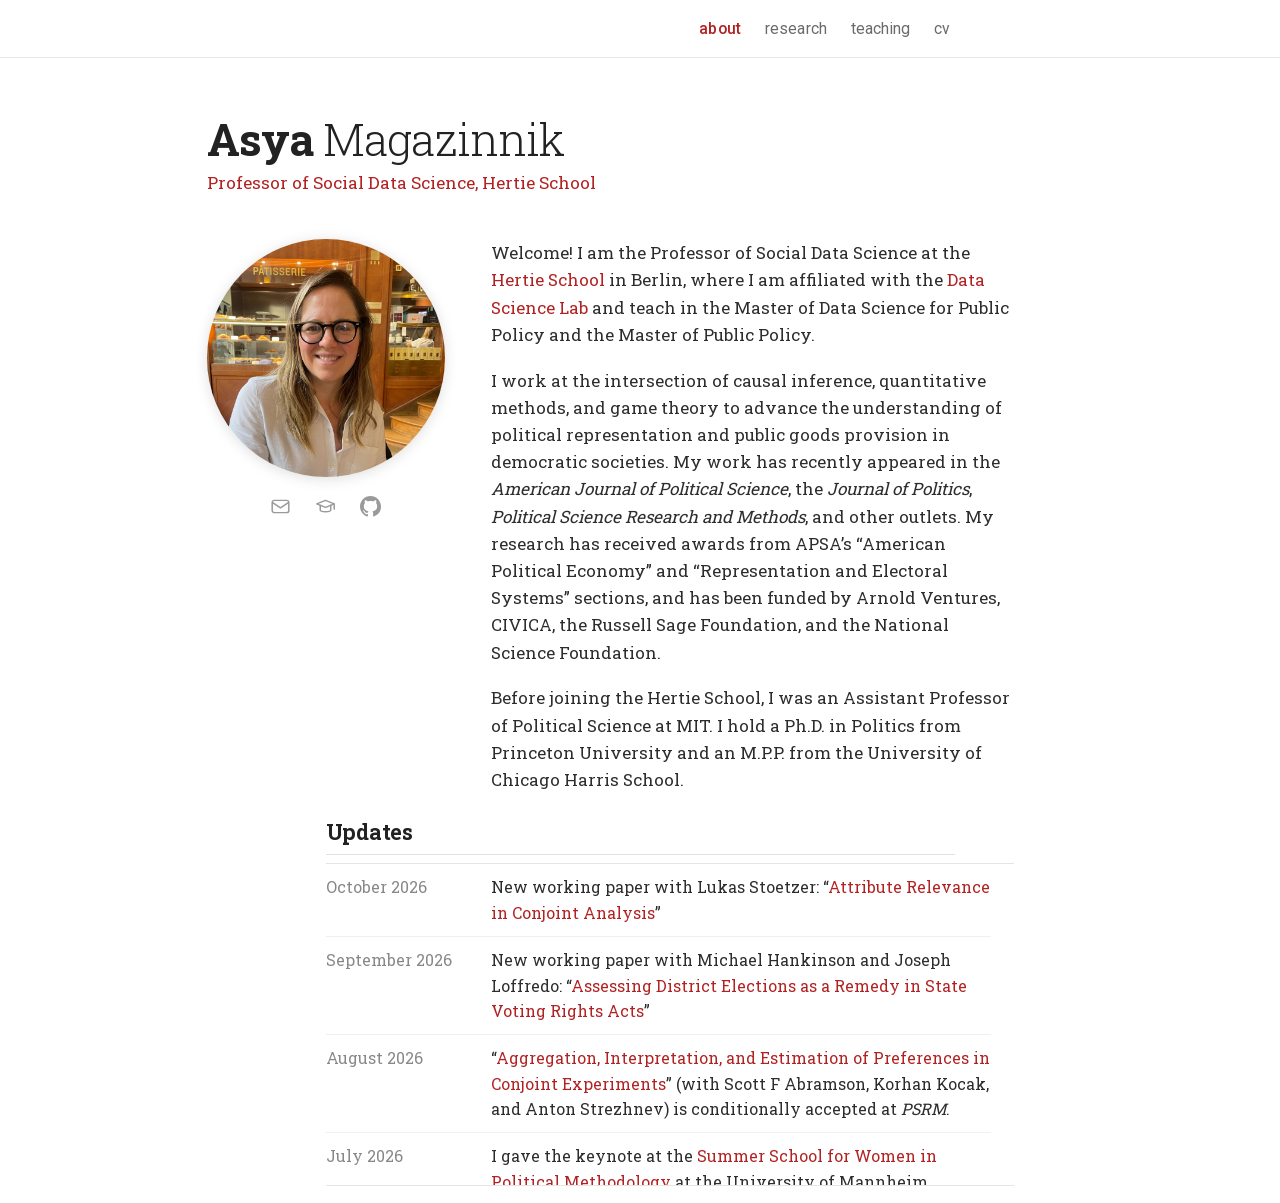
<file: index.html>
<!DOCTYPE html>
<html xmlns="http://www.w3.org/1999/xhtml" lang="en" xml:lang="en"><head>

<meta charset="utf-8">
<meta name="generator" content="quarto-1.9.37">

<meta name="viewport" content="width=device-width, initial-scale=1.0, user-scalable=yes">


<title>Asya Magazinnik</title>
<style>
/* Default styles provided by pandoc.
** See https://pandoc.org/MANUAL.html#variables-for-html for config info.
*/
code{white-space: pre-wrap;}
span.smallcaps{font-variant: small-caps;}
div.columns{display: flex; gap: min(4vw, 1.5em);}
div.column{flex: auto; overflow-x: auto;}
div.hanging-indent{margin-left: 1.5em; text-indent: -1.5em;}
ul.task-list{list-style: none;}
ul.task-list li input[type="checkbox"] {
  width: 0.8em;
  margin: 0 0.8em 0.2em -1em; /* quarto-specific, see https://github.com/quarto-dev/quarto-cli/issues/4556 */ 
  vertical-align: middle;
}
</style>


<script src="site_libs/quarto-nav/quarto-nav.js"></script>
<script src="site_libs/quarto-nav/headroom.min.js"></script>
<link href="./favicon.png" rel="icon" type="image/png">
<script src="site_libs/clipboard/clipboard.min.js"></script>
<script src="site_libs/quarto-html/quarto.js" type="module"></script>
<script src="site_libs/quarto-html/tabsets/tabsets.js" type="module"></script>
<script src="site_libs/quarto-html/popper.min.js"></script>
<script src="site_libs/quarto-html/tippy.umd.min.js"></script>
<link href="site_libs/quarto-html/tippy.css" rel="stylesheet">
<link href="site_libs/quarto-html/quarto-syntax-highlighting-7f8f88aac4f3542376d5c11b86a4c14d.css" rel="stylesheet" id="quarto-text-highlighting-styles">
<script src="site_libs/bootstrap/bootstrap.min.js"></script>
<link href="site_libs/bootstrap/bootstrap-icons.css" rel="stylesheet">
<link href="site_libs/bootstrap/bootstrap-b9cc5e7ca709a406d365492f9fa9c81d.min.css" rel="stylesheet" append-hash="true" id="quarto-bootstrap" data-mode="light">
<script id="quarto-search-options" type="application/json">{
  "language": {
    "search-no-results-text": "No results",
    "search-matching-documents-text": "matching documents",
    "search-copy-link-title": "Copy link to search",
    "search-hide-matches-text": "Hide additional matches",
    "search-more-match-text": "more match in this document",
    "search-more-matches-text": "more matches in this document",
    "search-clear-button-title": "Clear",
    "search-text-placeholder": "",
    "search-detached-cancel-button-title": "Cancel",
    "search-submit-button-title": "Submit",
    "search-label": "Search"
  }
}</script>
<link rel="apple-touch-icon" sizes="180x180" href="./apple-touch-icon.png">
<link rel="icon" type="image/png" sizes="512x512" href="./icon-512.png">


</head>

<body class="nav-fixed fullcontent quarto-light">

<div id="quarto-search-results"></div>
  <header id="quarto-header" class="headroom fixed-top">
    <nav class="navbar navbar-expand-lg " data-bs-theme="dark">
      <div class="navbar-container container-fluid">
      <div class="navbar-brand-container mx-auto">
    <a class="navbar-brand" href="./index.html">
    <span class="navbar-title"><strong>Asya</strong> Magazinnik</span>
    </a>
  </div>
          <button class="navbar-toggler" type="button" data-bs-toggle="collapse" data-bs-target="#navbarCollapse" aria-controls="navbarCollapse" role="menu" aria-expanded="false" aria-label="Toggle navigation" onclick="if (window.quartoToggleHeadroom) { window.quartoToggleHeadroom(); }">
  <span class="navbar-toggler-icon"></span>
</button>
          <div class="collapse navbar-collapse" id="navbarCollapse">
            <ul class="navbar-nav navbar-nav-scroll ms-auto">
  <li class="nav-item">
    <a class="nav-link active" href="./index.html" aria-current="page"> 
<span class="menu-text">About</span></a>
  </li>  
  <li class="nav-item">
    <a class="nav-link" href="./research.html"> 
<span class="menu-text">Research</span></a>
  </li>  
  <li class="nav-item">
    <a class="nav-link" href="./teaching.html"> 
<span class="menu-text">Teaching</span></a>
  </li>  
  <li class="nav-item">
    <a class="nav-link" href="./cv.html"> 
<span class="menu-text">CV</span></a>
  </li>  
</ul>
          </div> <!-- /navcollapse -->
            <div class="quarto-navbar-tools">
</div>
      </div> <!-- /container-fluid -->
    </nav>
</header>
<!-- content -->
<div id="quarto-content" class="quarto-container page-columns page-rows-contents page-layout-article page-navbar">
<!-- sidebar -->
<!-- margin-sidebar -->
    
<!-- main -->
<main class="content" id="quarto-document-content">

<header id="title-block-header" class="quarto-title-block default">
<div class="quarto-title">
<h1 class="title">Asya Magazinnik</h1>
</div>



<div class="quarto-title-meta">

    
  
    
  </div>
  


</header>


<!-- ==========================================================================
     ABOUT HERO
     The name is a heading here rather than in the top bar; the bar's copy of
     it is hidden on this page by CSS (see "ABOUT PAGE" in styles.scss).
     ========================================================================== -->
<header class="about-hero">
  <h1 class="about-name"><strong>Asya</strong> Magazinnik</h1>
  <p class="about-role">Professor of Social Data Science, Hertie School</p>
</header>

<!-- Photo and bio are two columns of one row, not a float, so every line of
     the bio starts at the same left edge instead of reflowing underneath the
     photo when it runs out. The bio is plain HTML rather than markdown so
     the whole row stays in one block. -->
<div class="about-row">

  <div class="about-side">
    <img class="about-photo" src="photo/asya-magazinnik.jpg" alt="Asya Magazinnik" width="800" height="800">

    <!-- Inline SVG rather than an icon font: Font Awesome or Academicons
         would mean a CDN request on every page load, which is the same
         privacy problem as hotlinking Google Fonts. These cost nothing and
         inherit their colour from the CSS via currentColor. -->
    <p class="about-links">
      <!-- The address is percent-encoded. A browser decodes a mailto URI
           before using it, so this behaves as an ordinary email link, but the
           raw HTML contains no "@" and no readable address for a regex-based
           harvester. Note: HTML entities do NOT work here - pandoc decodes
           them back to plain text when it builds the page. Keep it
           percent-encoded if you edit this. -->
      <a href="mailto:%61%2E%6D%61%67%61%7A%69%6E%6E%69%6B%40%68%65%72%74%69%65%2D%73%63%68%6F%6F%6C%2E%6F%72%67" title="Email" aria-label="Email">
        <svg viewbox="0 0 24 24" fill="none" stroke="currentColor" stroke-width="1.7" stroke-linecap="round" stroke-linejoin="round" aria-hidden="true">
          <rect x="2.5" y="5" width="19" height="14" rx="2.5"></rect>
          <path d="m3 7.5 9 6 9-6"></path>
        </svg>
      </a>

      <a href="https://scholar.google.com/citations?user=gZGltbkAAAAJ" title="Google Scholar" aria-label="Google Scholar">
        <!-- A mortarboard rather than the Google Scholar logo itself: the
             logo is a diamond over a circle, which mushes into an unreadable
             blob at 21px. This stays legible and matches the envelope. -->
        <svg viewbox="0 0 24 24" fill="none" stroke="currentColor" stroke-width="1.7" stroke-linecap="round" stroke-linejoin="round" aria-hidden="true">
          <path d="M22 9 12 5 2 9l10 4 10-4v6"></path>
          <path d="M6 10.6V16c0 1.1 2.7 2 6 2s6-.9 6-2v-5.4"></path>
        </svg>
      </a>

      <a href="https://github.com/magazinnik" title="GitHub" aria-label="GitHub">
        <svg viewbox="0 0 16 16" fill="currentColor" aria-hidden="true">
          <path d="M8 0C3.58 0 0 3.58 0 8c0 3.54 2.29 6.53 5.47 7.59.4.07.55-.17.55-.38
                   0-.19-.01-.82-.01-1.49-2.01.37-2.53-.49-2.69-.94-.09-.23-.48-.94-.82-1.13
                   -.28-.15-.68-.52-.01-.53.63-.01 1.08.58 1.23.82.72 1.21 1.87.87 2.33.66
                   .07-.52.28-.87.51-1.07-1.78-.2-3.64-.89-3.64-3.95 0-.87.31-1.59.82-2.15
                   -.08-.2-.36-1.02.08-2.12 0 0 .67-.21 2.2.82.64-.18 1.32-.27 2-.27s1.36.09
                   2 .27c1.53-1.04 2.2-.82 2.2-.82.44 1.1.16 1.92.08 2.12.51.56.82 1.27.82
                   2.15 0 3.07-1.87 3.75-3.65 3.95.29.25.54.73.54 1.48 0 1.07-.01 1.93-.01
                   2.2 0 .21.15.46.55.38A8.01 8.01 0 0 0 16 8c0-4.42-3.58-8-8-8Z"></path>
        </svg>
      </a>
    </p>
  </div>

  <div class="about-bio">
    <p>Welcome! I am the Professor of Social Data Science at the
    <a href="https://www.hertie-school.org/">Hertie School</a> in Berlin, where
    I am affiliated with the
    <a href="https://www.hertie-school.org/en/datasciencelab">Data Science
    Lab</a> and teach in the Master of Data Science for Public Policy and the
    Master of Public Policy.</p>

    <p>I work at the intersection of causal inference, quantitative methods,
    and game theory to advance the understanding of political representation
    and public goods provision in democratic societies. My work has recently
    appeared in the <em>American Journal of Political Science</em>, the
    <em>Journal of Politics</em>, <em>Political Science Research and
    Methods</em>, and other outlets. My research has received awards from
    APSA’s “American Political Economy” and
    “Representation and Electoral Systems” sections, and has been
    funded by Arnold Ventures, CIVICA, the Russell Sage Foundation, and the
    National Science Foundation.</p>

    <p>Before joining the Hertie School, I was an Assistant Professor of
    Political Science at MIT. I hold a Ph.D. in Politics from Princeton
    University and an M.P.P. from the University of Chicago Harris School.</p>
  </div>

</div>
<section id="updates" class="level2">
<h2 data-anchor-id="updates">Updates</h2>
<!-- ==========================================================================
     UPDATES TICKER
     Newest at the top. To add an entry, copy one <li> and edit it. The date
     goes in its own <span> so the dates line up in a column.
     ========================================================================== -->
<ul class="news">

  <li>
    <span class="date">October 2026</span>
    <span>New working paper with Lukas Stoetzer:
    “<a href="https://osf.io/uv7hn_v1">Attribute Relevance in Conjoint
    Analysis</a>”</span>
  </li>

  <li>
    <span class="date">September 2026</span>
    <span>New working paper with Michael Hankinson and Joseph Loffredo:
    “<a href="https://papers.ssrn.com/sol3/papers.cfm?abstract_id=7154498">Assessing
    District Elections as a Remedy in State Voting Rights Acts</a>”</span>
  </li>

  <li>
    <span class="date">August 2026</span>
    <span>“<a href="https://osf.io/preprints/socarxiv/xjre9_v1">Aggregation,
    Interpretation, and Estimation of Preferences in Conjoint
    Experiments</a>” (with Scott F Abramson, Korhan Kocak, and Anton
    Strezhnev) is conditionally accepted at <em>PSRM</em>.</span>
  </li>

  <li>
    <span class="date">July 2026</span>
    <span>I gave the keynote at the <a href="https://summerschoolwpm.org/summer-school-2026/">Summer
    School for Women in Political Methodology</a> at the University of
    Mannheim.</span>
  </li>

  <li>
    <span class="date">July 2026</span>
    <span>“<a href="https://papers.ssrn.com/sol3/papers.cfm?abstract_id=5372605">Reform
    Drift: How Incumbent Protection Undermines Descriptive Representation in
    Local Government</a>” (with Joseph Loffredo and Michael Hankinson) is
    conditionally accepted at <em>AJPS</em>.</span>
  </li>

  <li>
    <span class="date">May 2026</span>
    <span>I hosted the 2026 <a href="https://vim2026.com/">Visions in
    Methodology</a> Conference at the Hertie School.</span>
  </li>

  <li>
    <span class="date">May 2026</span>
    <span>I gave a <a href="talks/polmeth-europe-2026.pdf">keynote</a> on the
    measurement of political preferences at PolMeth Europe in Dublin.</span>
  </li>

  <li>
    <span class="date">April 2026</span>
    <span>“<a href="https://doi.org/10.1086/736024">An Agency Perspective
    on Immigration Federalism</a>” is forthcoming at the
    <em>JOP</em>.</span>
  </li>

</ul>


</section>

</main> <!-- /main -->
<script id="quarto-html-after-body" type="application/javascript">
  window.document.addEventListener("DOMContentLoaded", function (event) {
    const isCodeAnnotation = (el) => {
      for (const clz of el.classList) {
        if (clz.startsWith('code-annotation-')) {                     
          return true;
        }
      }
      return false;
    }
    const onCopySuccess = function(e) {
      // button target
      const button = e.trigger;
      // don't keep focus
      button.blur();
      // flash "checked"
      button.classList.add('code-copy-button-checked');
      var currentTitle = button.getAttribute("title");
      button.setAttribute("title", "Copied!");
      let tooltip;
      if (window.bootstrap) {
        button.setAttribute("data-bs-toggle", "tooltip");
        button.setAttribute("data-bs-placement", "left");
        button.setAttribute("data-bs-title", "Copied!");
        tooltip = new bootstrap.Tooltip(button, 
          { trigger: "manual", 
            customClass: "code-copy-button-tooltip",
            offset: [0, -8]});
        tooltip.show();    
      }
      setTimeout(function() {
        if (tooltip) {
          tooltip.hide();
          button.removeAttribute("data-bs-title");
          button.removeAttribute("data-bs-toggle");
          button.removeAttribute("data-bs-placement");
        }
        button.setAttribute("title", currentTitle);
        button.classList.remove('code-copy-button-checked');
      }, 1000);
      // clear code selection
      e.clearSelection();
    }
    const getTextToCopy = function(trigger) {
      const outerScaffold = trigger.parentElement.cloneNode(true);
      const codeEl = outerScaffold.querySelector('code');
      for (const childEl of codeEl.children) {
        if (isCodeAnnotation(childEl)) {
          childEl.remove();
        }
      }
      return codeEl.innerText;
    }
    const clipboard = new window.ClipboardJS('.code-copy-button:not([data-in-quarto-modal])', {
      text: getTextToCopy
    });
    clipboard.on('success', onCopySuccess);
    if (window.document.getElementById('quarto-embedded-source-code-modal')) {
      const clipboardModal = new window.ClipboardJS('.code-copy-button[data-in-quarto-modal]', {
        text: getTextToCopy,
        container: window.document.getElementById('quarto-embedded-source-code-modal')
      });
      clipboardModal.on('success', onCopySuccess);
    }
      var localhostRegex = new RegExp(/^(?:http|https):\/\/localhost\:?[0-9]*\//);
      var mailtoRegex = new RegExp(/^mailto:/);
        var filterRegex = new RegExp("https:\/\/asyamagazinnik\.com");
      var isInternal = (href) => {
          return filterRegex.test(href) || localhostRegex.test(href) || mailtoRegex.test(href);
      }
      // Inspect non-navigation links and adorn them if external
     var links = window.document.querySelectorAll('a[href]:not(.nav-link):not(.navbar-brand):not(.toc-action):not(.sidebar-link):not(.sidebar-item-toggle):not(.pagination-link):not(.no-external):not([aria-hidden]):not(.dropdown-item):not(.quarto-navigation-tool):not(.about-link)');
      for (var i=0; i<links.length; i++) {
        const link = links[i];
        if (!isInternal(link.href)) {
          // undo the damage that might have been done by quarto-nav.js in the case of
          // links that we want to consider external
          if (link.dataset.originalHref !== undefined) {
            link.href = link.dataset.originalHref;
          }
            // target, if specified
            link.setAttribute("target", "_blank");
            if (link.getAttribute("rel") === null) {
              link.setAttribute("rel", "noopener");
            }
        }
      }
    function tippyHover(el, contentFn, onTriggerFn, onUntriggerFn) {
      const config = {
        allowHTML: true,
        maxWidth: 500,
        delay: 100,
        arrow: false,
        appendTo: function(el) {
            return el.parentElement;
        },
        interactive: true,
        interactiveBorder: 10,
        theme: 'quarto',
        placement: 'bottom-start',
      };
      if (contentFn) {
        config.content = contentFn;
      }
      if (onTriggerFn) {
        config.onTrigger = onTriggerFn;
      }
      if (onUntriggerFn) {
        config.onUntrigger = onUntriggerFn;
      }
      window.tippy(el, config); 
    }
    const noterefs = window.document.querySelectorAll('a[role="doc-noteref"]');
    for (var i=0; i<noterefs.length; i++) {
      const ref = noterefs[i];
      tippyHover(ref, function() {
        // use id or data attribute instead here
        let href = ref.getAttribute('data-footnote-href') || ref.getAttribute('href');
        try { href = new URL(href).hash; } catch {}
        const id = href.replace(/^#\/?/, "");
        const note = window.document.getElementById(id);
        if (note) {
          return note.innerHTML;
        } else {
          return "";
        }
      });
    }
    const xrefs = window.document.querySelectorAll('a.quarto-xref');
    const processXRef = (id, note) => {
      // Strip column container classes
      const stripColumnClz = (el) => {
        el.classList.remove("page-full", "page-columns");
        if (el.children) {
          for (const child of el.children) {
            stripColumnClz(child);
          }
        }
      }
      stripColumnClz(note)
      if (id === null || id.startsWith('sec-')) {
        // Special case sections, only their first couple elements
        const container = document.createElement("div");
        if (note.children && note.children.length > 2) {
          container.appendChild(note.children[0].cloneNode(true));
          for (let i = 1; i < note.children.length; i++) {
            const child = note.children[i];
            if (child.tagName === "P" && child.innerText === "") {
              continue;
            } else {
              container.appendChild(child.cloneNode(true));
              break;
            }
          }
          if (window.Quarto?.typesetMath) {
            window.Quarto.typesetMath(container);
          }
          return container.innerHTML
        } else {
          if (window.Quarto?.typesetMath) {
            window.Quarto.typesetMath(note);
          }
          return note.innerHTML;
        }
      } else {
        // Remove any anchor links if they are present
        const anchorLink = note.querySelector('a.anchorjs-link');
        if (anchorLink) {
          anchorLink.remove();
        }
        if (window.Quarto?.typesetMath) {
          window.Quarto.typesetMath(note);
        }
        if (note.classList.contains("callout")) {
          return note.outerHTML;
        } else {
          return note.innerHTML;
        }
      }
    }
    for (var i=0; i<xrefs.length; i++) {
      const xref = xrefs[i];
      tippyHover(xref, undefined, function(instance) {
        instance.disable();
        let url = xref.getAttribute('href');
        let hash = undefined; 
        if (url.startsWith('#')) {
          hash = url;
        } else {
          try { hash = new URL(url).hash; } catch {}
        }
        if (hash) {
          const id = hash.replace(/^#\/?/, "");
          const note = window.document.getElementById(id);
          if (note !== null) {
            try {
              const html = processXRef(id, note.cloneNode(true));
              instance.setContent(html);
            } finally {
              instance.enable();
              instance.show();
            }
          } else {
            // See if we can fetch this
            fetch(url.split('#')[0])
            .then(res => res.text())
            .then(html => {
              const parser = new DOMParser();
              const htmlDoc = parser.parseFromString(html, "text/html");
              const note = htmlDoc.getElementById(id);
              if (note !== null) {
                const html = processXRef(id, note);
                instance.setContent(html);
              } 
            }).finally(() => {
              instance.enable();
              instance.show();
            });
          }
        } else {
          // See if we can fetch a full url (with no hash to target)
          // This is a special case and we should probably do some content thinning / targeting
          fetch(url)
          .then(res => res.text())
          .then(html => {
            const parser = new DOMParser();
            const htmlDoc = parser.parseFromString(html, "text/html");
            const note = htmlDoc.querySelector('main.content');
            if (note !== null) {
              // This should only happen for chapter cross references
              // (since there is no id in the URL)
              // remove the first header
              if (note.children.length > 0 && note.children[0].tagName === "HEADER") {
                note.children[0].remove();
              }
              const html = processXRef(null, note);
              instance.setContent(html);
            } 
          }).finally(() => {
            instance.enable();
            instance.show();
          });
        }
      }, function(instance) {
      });
    }
        let selectedAnnoteEl;
        const selectorForAnnotation = ( cell, annotation) => {
          let cellAttr = 'data-code-cell="' + cell + '"';
          let lineAttr = 'data-code-annotation="' +  annotation + '"';
          const selector = 'span[' + cellAttr + '][' + lineAttr + ']';
          return selector;
        }
        const selectCodeLines = (annoteEl) => {
          const doc = window.document;
          const targetCell = annoteEl.getAttribute("data-target-cell");
          const targetAnnotation = annoteEl.getAttribute("data-target-annotation");
          const annoteSpan = window.document.querySelector(selectorForAnnotation(targetCell, targetAnnotation));
          const lines = annoteSpan.getAttribute("data-code-lines").split(",");
          const lineIds = lines.map((line) => {
            return targetCell + "-" + line;
          })
          let top = null;
          let height = null;
          let parent = null;
          if (lineIds.length > 0) {
              //compute the position of the single el (top and bottom and make a div)
              const el = window.document.getElementById(lineIds[0]);
              top = el.offsetTop;
              height = el.offsetHeight;
              parent = el.parentElement.parentElement;
            if (lineIds.length > 1) {
              const lastEl = window.document.getElementById(lineIds[lineIds.length - 1]);
              const bottom = lastEl.offsetTop + lastEl.offsetHeight;
              height = bottom - top;
            }
            if (top !== null && height !== null && parent !== null) {
              // cook up a div (if necessary) and position it 
              let div = window.document.getElementById("code-annotation-line-highlight");
              if (div === null) {
                div = window.document.createElement("div");
                div.setAttribute("id", "code-annotation-line-highlight");
                div.style.position = 'absolute';
                parent.appendChild(div);
              }
              div.style.top = top - 2 + "px";
              div.style.height = height + 4 + "px";
              div.style.left = 0;
              let gutterDiv = window.document.getElementById("code-annotation-line-highlight-gutter");
              if (gutterDiv === null) {
                gutterDiv = window.document.createElement("div");
                gutterDiv.setAttribute("id", "code-annotation-line-highlight-gutter");
                gutterDiv.style.position = 'absolute';
                const codeCell = window.document.getElementById(targetCell);
                const gutter = codeCell.querySelector('.code-annotation-gutter');
                gutter.appendChild(gutterDiv);
              }
              gutterDiv.style.top = top - 2 + "px";
              gutterDiv.style.height = height + 4 + "px";
            }
            selectedAnnoteEl = annoteEl;
          }
        };
        const unselectCodeLines = () => {
          const elementsIds = ["code-annotation-line-highlight", "code-annotation-line-highlight-gutter"];
          elementsIds.forEach((elId) => {
            const div = window.document.getElementById(elId);
            if (div) {
              div.remove();
            }
          });
          selectedAnnoteEl = undefined;
        };
          // Handle positioning of the toggle
      window.addEventListener(
        "resize",
        throttle(() => {
          elRect = undefined;
          if (selectedAnnoteEl) {
            selectCodeLines(selectedAnnoteEl);
          }
        }, 10)
      );
      function throttle(fn, ms) {
      let throttle = false;
      let timer;
        return (...args) => {
          if(!throttle) { // first call gets through
              fn.apply(this, args);
              throttle = true;
          } else { // all the others get throttled
              if(timer) clearTimeout(timer); // cancel #2
              timer = setTimeout(() => {
                fn.apply(this, args);
                timer = throttle = false;
              }, ms);
          }
        };
      }
        // Attach click handler to the DT
        const annoteDls = window.document.querySelectorAll('dt[data-target-cell]');
        for (const annoteDlNode of annoteDls) {
          annoteDlNode.addEventListener('click', (event) => {
            const clickedEl = event.target;
            if (clickedEl !== selectedAnnoteEl) {
              unselectCodeLines();
              const activeEl = window.document.querySelector('dt[data-target-cell].code-annotation-active');
              if (activeEl) {
                activeEl.classList.remove('code-annotation-active');
              }
              selectCodeLines(clickedEl);
              clickedEl.classList.add('code-annotation-active');
            } else {
              // Unselect the line
              unselectCodeLines();
              clickedEl.classList.remove('code-annotation-active');
            }
          });
        }
    const findCites = (el) => {
      const parentEl = el.parentElement;
      if (parentEl) {
        const cites = parentEl.dataset.cites;
        if (cites) {
          return {
            el,
            cites: cites.split(' ')
          };
        } else {
          return findCites(el.parentElement)
        }
      } else {
        return undefined;
      }
    };
    var bibliorefs = window.document.querySelectorAll('a[role="doc-biblioref"]');
    for (var i=0; i<bibliorefs.length; i++) {
      const ref = bibliorefs[i];
      const citeInfo = findCites(ref);
      if (citeInfo) {
        tippyHover(citeInfo.el, function() {
          var popup = window.document.createElement('div');
          citeInfo.cites.forEach(function(cite) {
            var citeDiv = window.document.createElement('div');
            citeDiv.classList.add('hanging-indent');
            citeDiv.classList.add('csl-entry');
            var biblioDiv = window.document.getElementById('ref-' + cite);
            if (biblioDiv) {
              citeDiv.innerHTML = biblioDiv.innerHTML;
            }
            popup.appendChild(citeDiv);
          });
          return popup.innerHTML;
        });
      }
    }
  });
  </script>
</div> <!-- /content -->




</body></html>
</file>
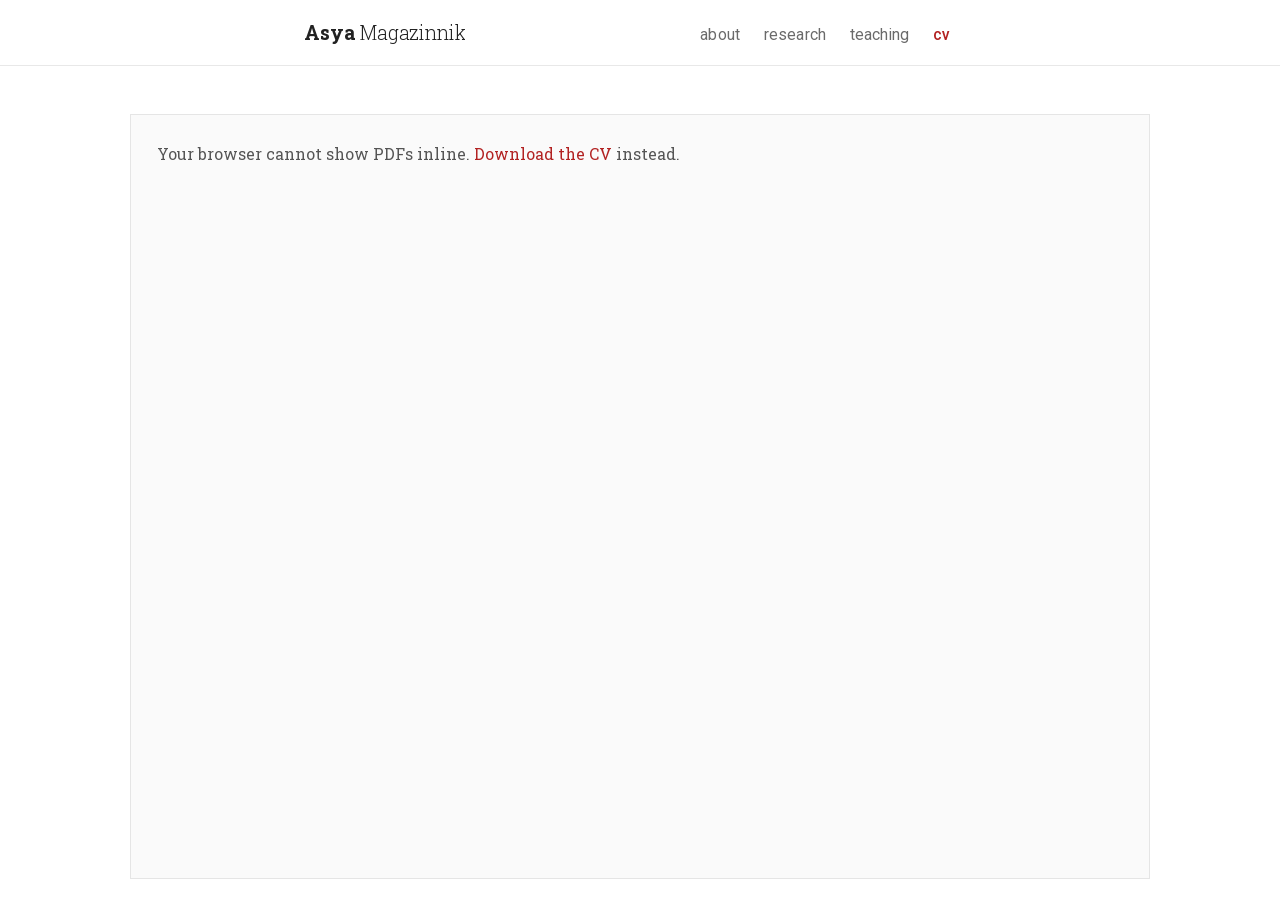
<file: cv.html>
<!DOCTYPE html>
<html xmlns="http://www.w3.org/1999/xhtml" lang="en" xml:lang="en"><head>

<meta charset="utf-8">
<meta name="generator" content="quarto-1.9.37">

<meta name="viewport" content="width=device-width, initial-scale=1.0, user-scalable=yes">


<title>CV – Asya Magazinnik</title>
<style>
/* Default styles provided by pandoc.
** See https://pandoc.org/MANUAL.html#variables-for-html for config info.
*/
code{white-space: pre-wrap;}
span.smallcaps{font-variant: small-caps;}
div.columns{display: flex; gap: min(4vw, 1.5em);}
div.column{flex: auto; overflow-x: auto;}
div.hanging-indent{margin-left: 1.5em; text-indent: -1.5em;}
ul.task-list{list-style: none;}
ul.task-list li input[type="checkbox"] {
  width: 0.8em;
  margin: 0 0.8em 0.2em -1em; /* quarto-specific, see https://github.com/quarto-dev/quarto-cli/issues/4556 */ 
  vertical-align: middle;
}
</style>


<script src="site_libs/quarto-nav/quarto-nav.js"></script>
<script src="site_libs/quarto-nav/headroom.min.js"></script>
<link href="./favicon.png" rel="icon" type="image/png">
<script src="site_libs/clipboard/clipboard.min.js"></script>
<script src="site_libs/quarto-html/quarto.js" type="module"></script>
<script src="site_libs/quarto-html/tabsets/tabsets.js" type="module"></script>
<script src="site_libs/quarto-html/popper.min.js"></script>
<script src="site_libs/quarto-html/tippy.umd.min.js"></script>
<link href="site_libs/quarto-html/tippy.css" rel="stylesheet">
<link href="site_libs/quarto-html/quarto-syntax-highlighting-7f8f88aac4f3542376d5c11b86a4c14d.css" rel="stylesheet" id="quarto-text-highlighting-styles">
<script src="site_libs/bootstrap/bootstrap.min.js"></script>
<link href="site_libs/bootstrap/bootstrap-icons.css" rel="stylesheet">
<link href="site_libs/bootstrap/bootstrap-b9cc5e7ca709a406d365492f9fa9c81d.min.css" rel="stylesheet" append-hash="true" id="quarto-bootstrap" data-mode="light">
<script id="quarto-search-options" type="application/json">{
  "language": {
    "search-no-results-text": "No results",
    "search-matching-documents-text": "matching documents",
    "search-copy-link-title": "Copy link to search",
    "search-hide-matches-text": "Hide additional matches",
    "search-more-match-text": "more match in this document",
    "search-more-matches-text": "more matches in this document",
    "search-clear-button-title": "Clear",
    "search-text-placeholder": "",
    "search-detached-cancel-button-title": "Cancel",
    "search-submit-button-title": "Submit",
    "search-label": "Search"
  }
}</script>
<link rel="apple-touch-icon" sizes="180x180" href="./apple-touch-icon.png">
<link rel="icon" type="image/png" sizes="512x512" href="./icon-512.png">


</head>

<body class="nav-fixed fullcontent quarto-light">

<div id="quarto-search-results"></div>
  <header id="quarto-header" class="headroom fixed-top">
    <nav class="navbar navbar-expand-lg " data-bs-theme="dark">
      <div class="navbar-container container-fluid">
      <div class="navbar-brand-container mx-auto">
    <a class="navbar-brand" href="./index.html">
    <span class="navbar-title"><strong>Asya</strong> Magazinnik</span>
    </a>
  </div>
          <button class="navbar-toggler" type="button" data-bs-toggle="collapse" data-bs-target="#navbarCollapse" aria-controls="navbarCollapse" role="menu" aria-expanded="false" aria-label="Toggle navigation" onclick="if (window.quartoToggleHeadroom) { window.quartoToggleHeadroom(); }">
  <span class="navbar-toggler-icon"></span>
</button>
          <div class="collapse navbar-collapse" id="navbarCollapse">
            <ul class="navbar-nav navbar-nav-scroll ms-auto">
  <li class="nav-item">
    <a class="nav-link" href="./index.html"> 
<span class="menu-text">About</span></a>
  </li>  
  <li class="nav-item">
    <a class="nav-link" href="./research.html"> 
<span class="menu-text">Research</span></a>
  </li>  
  <li class="nav-item">
    <a class="nav-link" href="./teaching.html"> 
<span class="menu-text">Teaching</span></a>
  </li>  
  <li class="nav-item">
    <a class="nav-link active" href="./cv.html" aria-current="page"> 
<span class="menu-text">CV</span></a>
  </li>  
</ul>
          </div> <!-- /navcollapse -->
            <div class="quarto-navbar-tools">
</div>
      </div> <!-- /container-fluid -->
    </nav>
</header>
<!-- content -->
<div id="quarto-content" class="quarto-container page-columns page-rows-contents page-layout-article page-navbar">
<!-- sidebar -->
<!-- margin-sidebar -->
    
<!-- main -->
<main class="content" id="quarto-document-content">

<header id="title-block-header" class="quarto-title-block default">
<div class="quarto-title">
<h1 class="title">CV</h1>
</div>



<div class="quarto-title-meta">

    
  
    
  </div>
  


</header>


<!-- ==========================================================================
     CV PAGE
     The PDF is handed to the browser's own viewer, so there is no JavaScript
     and no third-party embed. That viewer supplies its own download, print
     and zoom controls in its toolbar. Anything inside the element is the
     fallback, shown only when a browser cannot render a PDF inline (some
     mobile browsers), which is why the fallback keeps a plain link.
     ========================================================================== -->
<object class="cv-frame" data="cv/Magazinnik_CV.pdf" type="application/pdf">
  <p class="cv-fallback">Your browser cannot show PDFs inline.
  <a href="cv/Magazinnik_CV.pdf">Download the CV</a> instead.</p>
</object>



</main> <!-- /main -->
<script id="quarto-html-after-body" type="application/javascript">
  window.document.addEventListener("DOMContentLoaded", function (event) {
    const isCodeAnnotation = (el) => {
      for (const clz of el.classList) {
        if (clz.startsWith('code-annotation-')) {                     
          return true;
        }
      }
      return false;
    }
    const onCopySuccess = function(e) {
      // button target
      const button = e.trigger;
      // don't keep focus
      button.blur();
      // flash "checked"
      button.classList.add('code-copy-button-checked');
      var currentTitle = button.getAttribute("title");
      button.setAttribute("title", "Copied!");
      let tooltip;
      if (window.bootstrap) {
        button.setAttribute("data-bs-toggle", "tooltip");
        button.setAttribute("data-bs-placement", "left");
        button.setAttribute("data-bs-title", "Copied!");
        tooltip = new bootstrap.Tooltip(button, 
          { trigger: "manual", 
            customClass: "code-copy-button-tooltip",
            offset: [0, -8]});
        tooltip.show();    
      }
      setTimeout(function() {
        if (tooltip) {
          tooltip.hide();
          button.removeAttribute("data-bs-title");
          button.removeAttribute("data-bs-toggle");
          button.removeAttribute("data-bs-placement");
        }
        button.setAttribute("title", currentTitle);
        button.classList.remove('code-copy-button-checked');
      }, 1000);
      // clear code selection
      e.clearSelection();
    }
    const getTextToCopy = function(trigger) {
      const outerScaffold = trigger.parentElement.cloneNode(true);
      const codeEl = outerScaffold.querySelector('code');
      for (const childEl of codeEl.children) {
        if (isCodeAnnotation(childEl)) {
          childEl.remove();
        }
      }
      return codeEl.innerText;
    }
    const clipboard = new window.ClipboardJS('.code-copy-button:not([data-in-quarto-modal])', {
      text: getTextToCopy
    });
    clipboard.on('success', onCopySuccess);
    if (window.document.getElementById('quarto-embedded-source-code-modal')) {
      const clipboardModal = new window.ClipboardJS('.code-copy-button[data-in-quarto-modal]', {
        text: getTextToCopy,
        container: window.document.getElementById('quarto-embedded-source-code-modal')
      });
      clipboardModal.on('success', onCopySuccess);
    }
      var localhostRegex = new RegExp(/^(?:http|https):\/\/localhost\:?[0-9]*\//);
      var mailtoRegex = new RegExp(/^mailto:/);
        var filterRegex = new RegExp("https:\/\/asyamagazinnik\.com");
      var isInternal = (href) => {
          return filterRegex.test(href) || localhostRegex.test(href) || mailtoRegex.test(href);
      }
      // Inspect non-navigation links and adorn them if external
     var links = window.document.querySelectorAll('a[href]:not(.nav-link):not(.navbar-brand):not(.toc-action):not(.sidebar-link):not(.sidebar-item-toggle):not(.pagination-link):not(.no-external):not([aria-hidden]):not(.dropdown-item):not(.quarto-navigation-tool):not(.about-link)');
      for (var i=0; i<links.length; i++) {
        const link = links[i];
        if (!isInternal(link.href)) {
          // undo the damage that might have been done by quarto-nav.js in the case of
          // links that we want to consider external
          if (link.dataset.originalHref !== undefined) {
            link.href = link.dataset.originalHref;
          }
            // target, if specified
            link.setAttribute("target", "_blank");
            if (link.getAttribute("rel") === null) {
              link.setAttribute("rel", "noopener");
            }
        }
      }
    function tippyHover(el, contentFn, onTriggerFn, onUntriggerFn) {
      const config = {
        allowHTML: true,
        maxWidth: 500,
        delay: 100,
        arrow: false,
        appendTo: function(el) {
            return el.parentElement;
        },
        interactive: true,
        interactiveBorder: 10,
        theme: 'quarto',
        placement: 'bottom-start',
      };
      if (contentFn) {
        config.content = contentFn;
      }
      if (onTriggerFn) {
        config.onTrigger = onTriggerFn;
      }
      if (onUntriggerFn) {
        config.onUntrigger = onUntriggerFn;
      }
      window.tippy(el, config); 
    }
    const noterefs = window.document.querySelectorAll('a[role="doc-noteref"]');
    for (var i=0; i<noterefs.length; i++) {
      const ref = noterefs[i];
      tippyHover(ref, function() {
        // use id or data attribute instead here
        let href = ref.getAttribute('data-footnote-href') || ref.getAttribute('href');
        try { href = new URL(href).hash; } catch {}
        const id = href.replace(/^#\/?/, "");
        const note = window.document.getElementById(id);
        if (note) {
          return note.innerHTML;
        } else {
          return "";
        }
      });
    }
    const xrefs = window.document.querySelectorAll('a.quarto-xref');
    const processXRef = (id, note) => {
      // Strip column container classes
      const stripColumnClz = (el) => {
        el.classList.remove("page-full", "page-columns");
        if (el.children) {
          for (const child of el.children) {
            stripColumnClz(child);
          }
        }
      }
      stripColumnClz(note)
      if (id === null || id.startsWith('sec-')) {
        // Special case sections, only their first couple elements
        const container = document.createElement("div");
        if (note.children && note.children.length > 2) {
          container.appendChild(note.children[0].cloneNode(true));
          for (let i = 1; i < note.children.length; i++) {
            const child = note.children[i];
            if (child.tagName === "P" && child.innerText === "") {
              continue;
            } else {
              container.appendChild(child.cloneNode(true));
              break;
            }
          }
          if (window.Quarto?.typesetMath) {
            window.Quarto.typesetMath(container);
          }
          return container.innerHTML
        } else {
          if (window.Quarto?.typesetMath) {
            window.Quarto.typesetMath(note);
          }
          return note.innerHTML;
        }
      } else {
        // Remove any anchor links if they are present
        const anchorLink = note.querySelector('a.anchorjs-link');
        if (anchorLink) {
          anchorLink.remove();
        }
        if (window.Quarto?.typesetMath) {
          window.Quarto.typesetMath(note);
        }
        if (note.classList.contains("callout")) {
          return note.outerHTML;
        } else {
          return note.innerHTML;
        }
      }
    }
    for (var i=0; i<xrefs.length; i++) {
      const xref = xrefs[i];
      tippyHover(xref, undefined, function(instance) {
        instance.disable();
        let url = xref.getAttribute('href');
        let hash = undefined; 
        if (url.startsWith('#')) {
          hash = url;
        } else {
          try { hash = new URL(url).hash; } catch {}
        }
        if (hash) {
          const id = hash.replace(/^#\/?/, "");
          const note = window.document.getElementById(id);
          if (note !== null) {
            try {
              const html = processXRef(id, note.cloneNode(true));
              instance.setContent(html);
            } finally {
              instance.enable();
              instance.show();
            }
          } else {
            // See if we can fetch this
            fetch(url.split('#')[0])
            .then(res => res.text())
            .then(html => {
              const parser = new DOMParser();
              const htmlDoc = parser.parseFromString(html, "text/html");
              const note = htmlDoc.getElementById(id);
              if (note !== null) {
                const html = processXRef(id, note);
                instance.setContent(html);
              } 
            }).finally(() => {
              instance.enable();
              instance.show();
            });
          }
        } else {
          // See if we can fetch a full url (with no hash to target)
          // This is a special case and we should probably do some content thinning / targeting
          fetch(url)
          .then(res => res.text())
          .then(html => {
            const parser = new DOMParser();
            const htmlDoc = parser.parseFromString(html, "text/html");
            const note = htmlDoc.querySelector('main.content');
            if (note !== null) {
              // This should only happen for chapter cross references
              // (since there is no id in the URL)
              // remove the first header
              if (note.children.length > 0 && note.children[0].tagName === "HEADER") {
                note.children[0].remove();
              }
              const html = processXRef(null, note);
              instance.setContent(html);
            } 
          }).finally(() => {
            instance.enable();
            instance.show();
          });
        }
      }, function(instance) {
      });
    }
        let selectedAnnoteEl;
        const selectorForAnnotation = ( cell, annotation) => {
          let cellAttr = 'data-code-cell="' + cell + '"';
          let lineAttr = 'data-code-annotation="' +  annotation + '"';
          const selector = 'span[' + cellAttr + '][' + lineAttr + ']';
          return selector;
        }
        const selectCodeLines = (annoteEl) => {
          const doc = window.document;
          const targetCell = annoteEl.getAttribute("data-target-cell");
          const targetAnnotation = annoteEl.getAttribute("data-target-annotation");
          const annoteSpan = window.document.querySelector(selectorForAnnotation(targetCell, targetAnnotation));
          const lines = annoteSpan.getAttribute("data-code-lines").split(",");
          const lineIds = lines.map((line) => {
            return targetCell + "-" + line;
          })
          let top = null;
          let height = null;
          let parent = null;
          if (lineIds.length > 0) {
              //compute the position of the single el (top and bottom and make a div)
              const el = window.document.getElementById(lineIds[0]);
              top = el.offsetTop;
              height = el.offsetHeight;
              parent = el.parentElement.parentElement;
            if (lineIds.length > 1) {
              const lastEl = window.document.getElementById(lineIds[lineIds.length - 1]);
              const bottom = lastEl.offsetTop + lastEl.offsetHeight;
              height = bottom - top;
            }
            if (top !== null && height !== null && parent !== null) {
              // cook up a div (if necessary) and position it 
              let div = window.document.getElementById("code-annotation-line-highlight");
              if (div === null) {
                div = window.document.createElement("div");
                div.setAttribute("id", "code-annotation-line-highlight");
                div.style.position = 'absolute';
                parent.appendChild(div);
              }
              div.style.top = top - 2 + "px";
              div.style.height = height + 4 + "px";
              div.style.left = 0;
              let gutterDiv = window.document.getElementById("code-annotation-line-highlight-gutter");
              if (gutterDiv === null) {
                gutterDiv = window.document.createElement("div");
                gutterDiv.setAttribute("id", "code-annotation-line-highlight-gutter");
                gutterDiv.style.position = 'absolute';
                const codeCell = window.document.getElementById(targetCell);
                const gutter = codeCell.querySelector('.code-annotation-gutter');
                gutter.appendChild(gutterDiv);
              }
              gutterDiv.style.top = top - 2 + "px";
              gutterDiv.style.height = height + 4 + "px";
            }
            selectedAnnoteEl = annoteEl;
          }
        };
        const unselectCodeLines = () => {
          const elementsIds = ["code-annotation-line-highlight", "code-annotation-line-highlight-gutter"];
          elementsIds.forEach((elId) => {
            const div = window.document.getElementById(elId);
            if (div) {
              div.remove();
            }
          });
          selectedAnnoteEl = undefined;
        };
          // Handle positioning of the toggle
      window.addEventListener(
        "resize",
        throttle(() => {
          elRect = undefined;
          if (selectedAnnoteEl) {
            selectCodeLines(selectedAnnoteEl);
          }
        }, 10)
      );
      function throttle(fn, ms) {
      let throttle = false;
      let timer;
        return (...args) => {
          if(!throttle) { // first call gets through
              fn.apply(this, args);
              throttle = true;
          } else { // all the others get throttled
              if(timer) clearTimeout(timer); // cancel #2
              timer = setTimeout(() => {
                fn.apply(this, args);
                timer = throttle = false;
              }, ms);
          }
        };
      }
        // Attach click handler to the DT
        const annoteDls = window.document.querySelectorAll('dt[data-target-cell]');
        for (const annoteDlNode of annoteDls) {
          annoteDlNode.addEventListener('click', (event) => {
            const clickedEl = event.target;
            if (clickedEl !== selectedAnnoteEl) {
              unselectCodeLines();
              const activeEl = window.document.querySelector('dt[data-target-cell].code-annotation-active');
              if (activeEl) {
                activeEl.classList.remove('code-annotation-active');
              }
              selectCodeLines(clickedEl);
              clickedEl.classList.add('code-annotation-active');
            } else {
              // Unselect the line
              unselectCodeLines();
              clickedEl.classList.remove('code-annotation-active');
            }
          });
        }
    const findCites = (el) => {
      const parentEl = el.parentElement;
      if (parentEl) {
        const cites = parentEl.dataset.cites;
        if (cites) {
          return {
            el,
            cites: cites.split(' ')
          };
        } else {
          return findCites(el.parentElement)
        }
      } else {
        return undefined;
      }
    };
    var bibliorefs = window.document.querySelectorAll('a[role="doc-biblioref"]');
    for (var i=0; i<bibliorefs.length; i++) {
      const ref = bibliorefs[i];
      const citeInfo = findCites(ref);
      if (citeInfo) {
        tippyHover(citeInfo.el, function() {
          var popup = window.document.createElement('div');
          citeInfo.cites.forEach(function(cite) {
            var citeDiv = window.document.createElement('div');
            citeDiv.classList.add('hanging-indent');
            citeDiv.classList.add('csl-entry');
            var biblioDiv = window.document.getElementById('ref-' + cite);
            if (biblioDiv) {
              citeDiv.innerHTML = biblioDiv.innerHTML;
            }
            popup.appendChild(citeDiv);
          });
          return popup.innerHTML;
        });
      }
    }
  });
  </script>
</div> <!-- /content -->




</body></html>
</file>
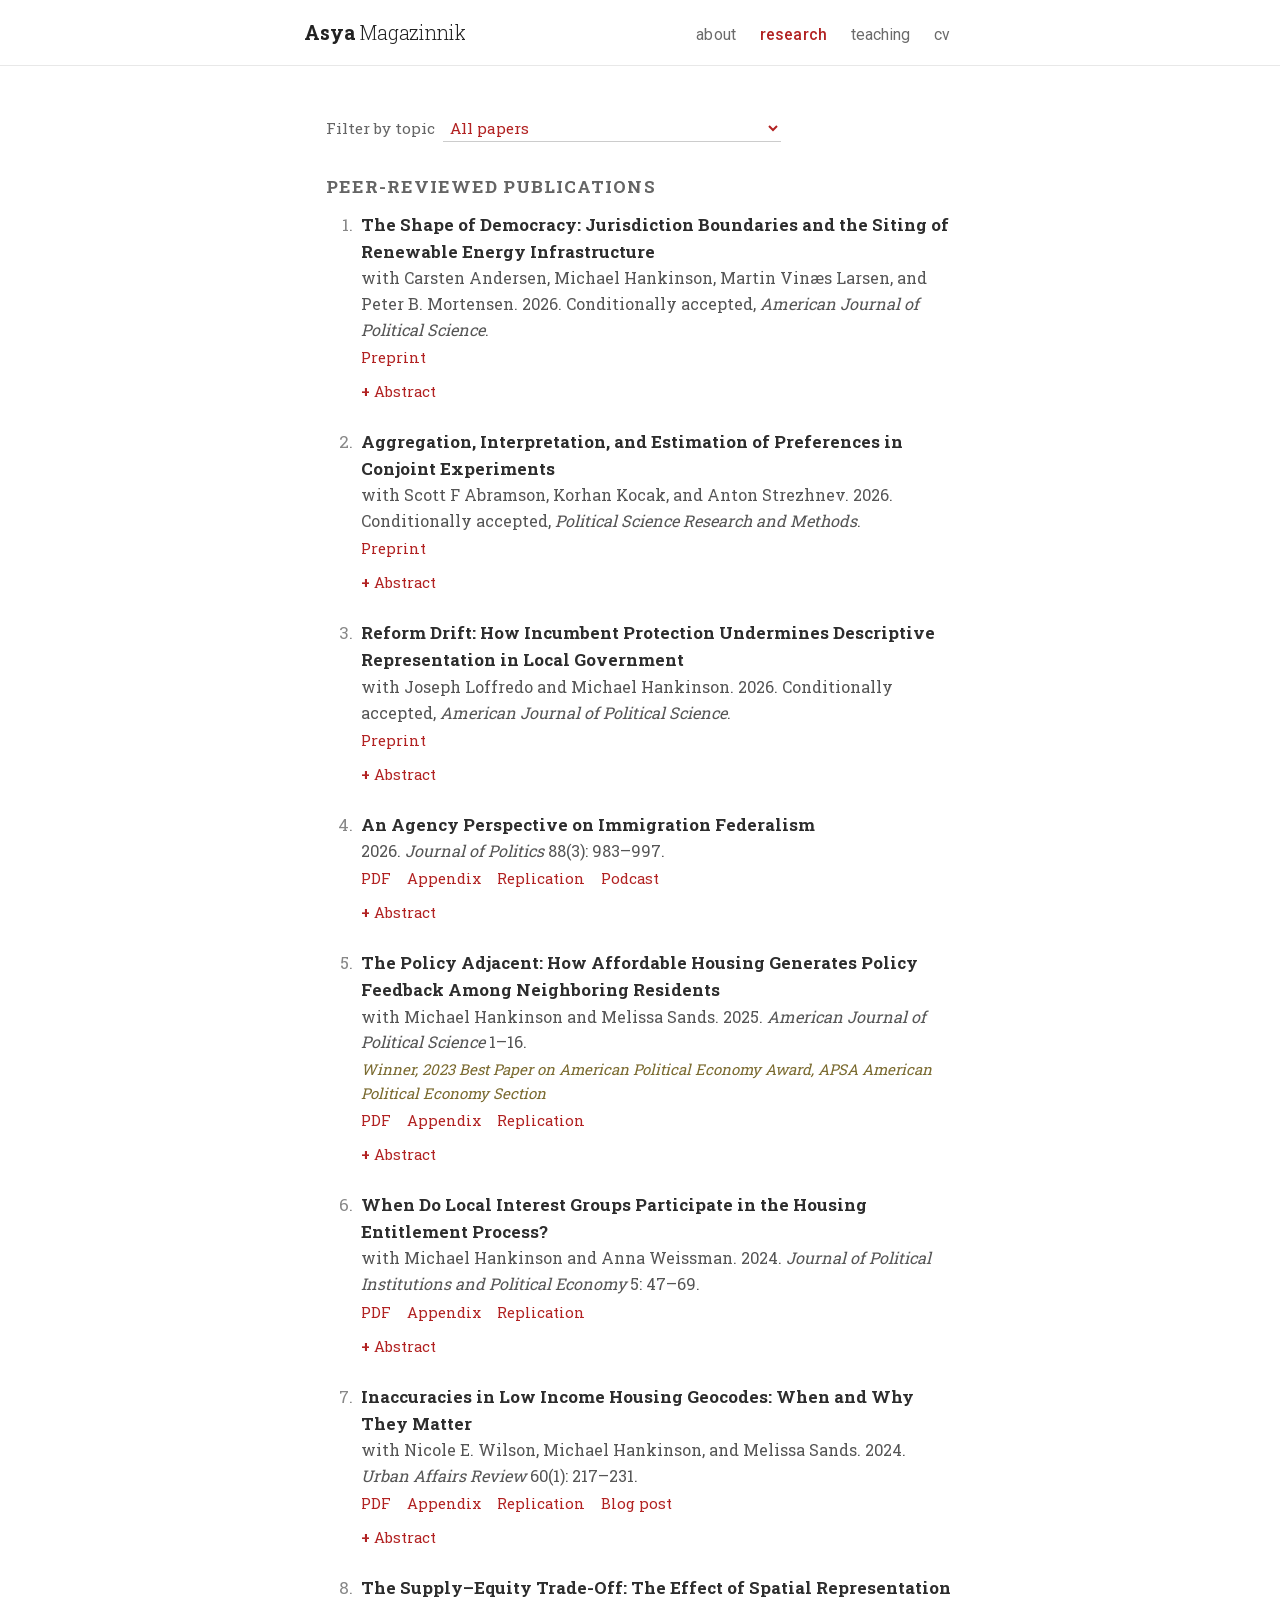
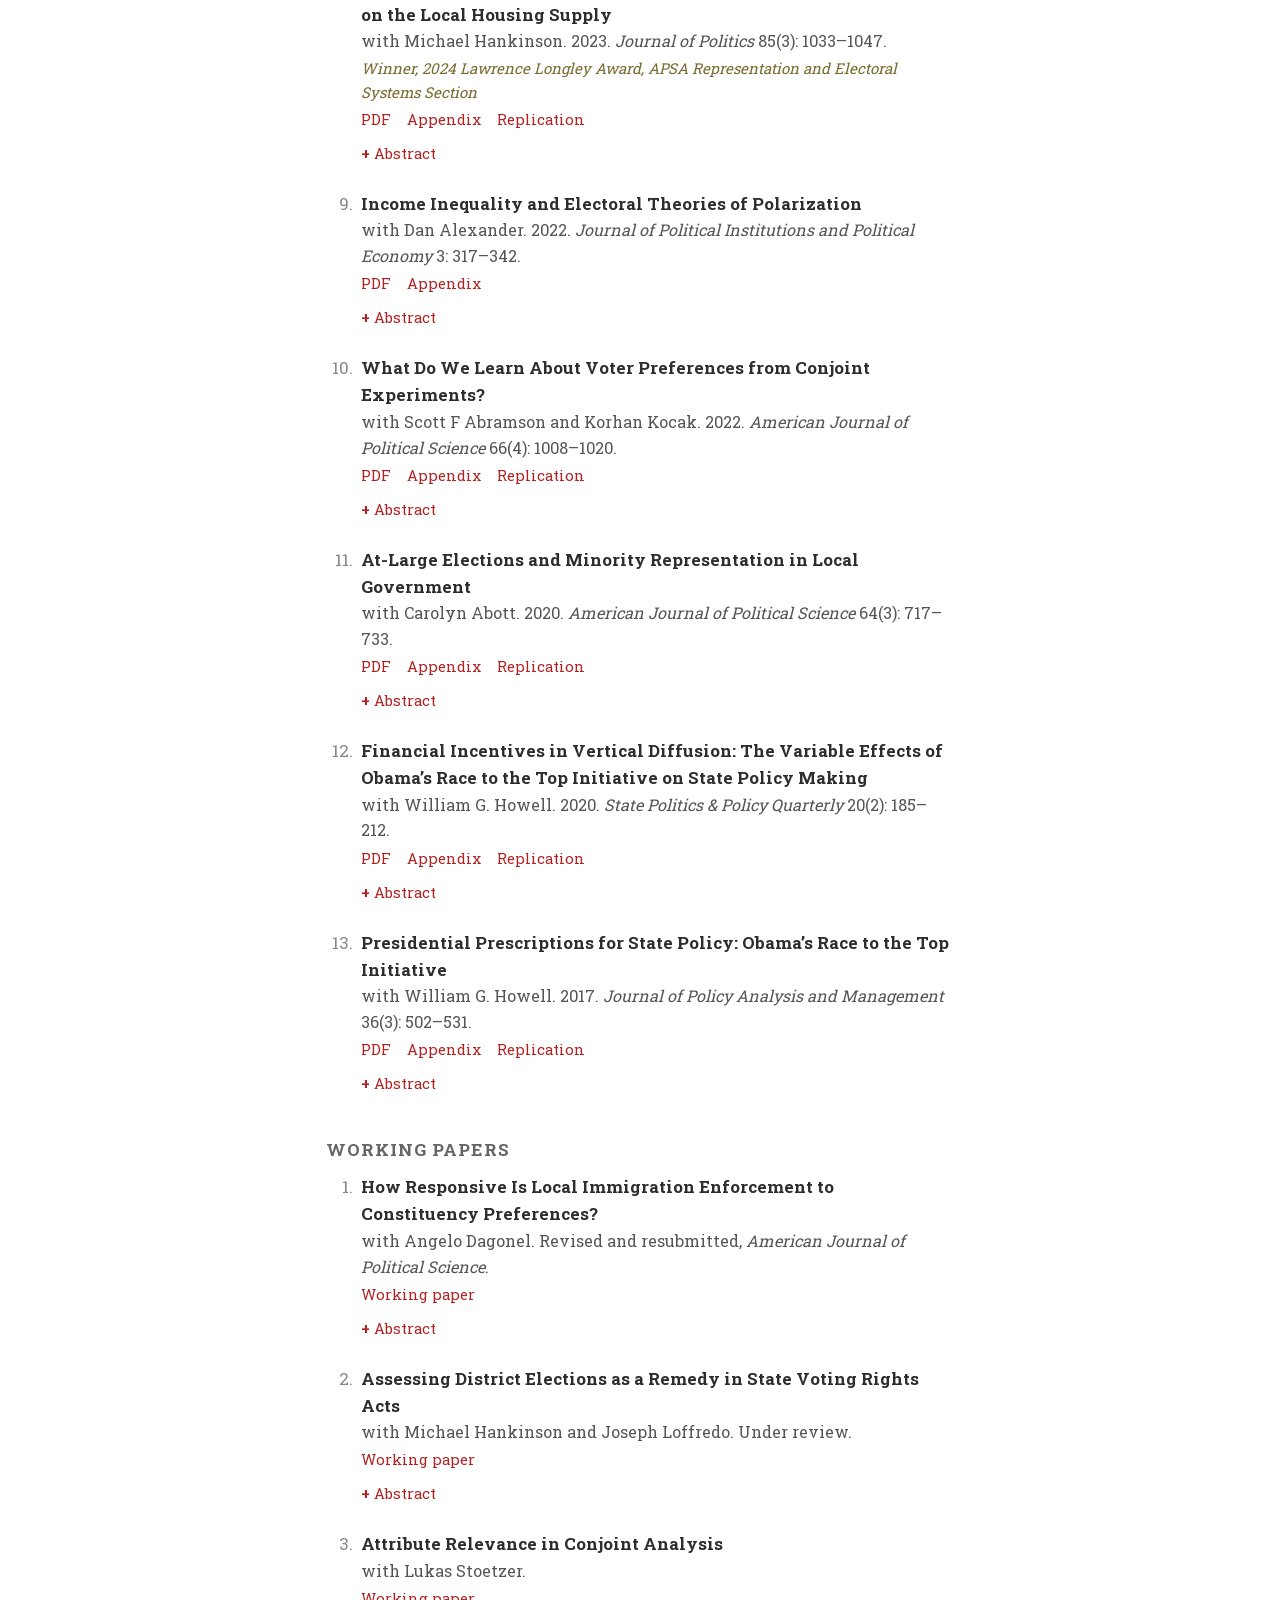
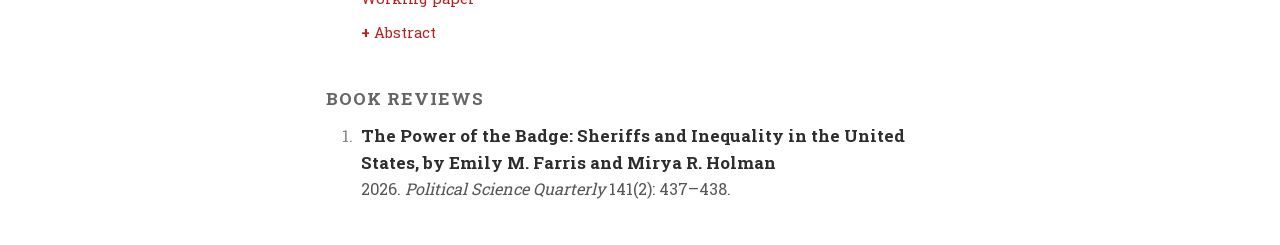
<file: research.html>
<!DOCTYPE html>
<html xmlns="http://www.w3.org/1999/xhtml" lang="en" xml:lang="en"><head>

<meta charset="utf-8">
<meta name="generator" content="quarto-1.9.37">

<meta name="viewport" content="width=device-width, initial-scale=1.0, user-scalable=yes">


<title>Research – Asya Magazinnik</title>
<style>
/* Default styles provided by pandoc.
** See https://pandoc.org/MANUAL.html#variables-for-html for config info.
*/
code{white-space: pre-wrap;}
span.smallcaps{font-variant: small-caps;}
div.columns{display: flex; gap: min(4vw, 1.5em);}
div.column{flex: auto; overflow-x: auto;}
div.hanging-indent{margin-left: 1.5em; text-indent: -1.5em;}
ul.task-list{list-style: none;}
ul.task-list li input[type="checkbox"] {
  width: 0.8em;
  margin: 0 0.8em 0.2em -1em; /* quarto-specific, see https://github.com/quarto-dev/quarto-cli/issues/4556 */ 
  vertical-align: middle;
}
</style>


<script src="site_libs/quarto-nav/quarto-nav.js"></script>
<script src="site_libs/quarto-nav/headroom.min.js"></script>
<link href="./favicon.png" rel="icon" type="image/png">
<script src="site_libs/clipboard/clipboard.min.js"></script>
<script src="site_libs/quarto-html/quarto.js" type="module"></script>
<script src="site_libs/quarto-html/tabsets/tabsets.js" type="module"></script>
<script src="site_libs/quarto-html/popper.min.js"></script>
<script src="site_libs/quarto-html/tippy.umd.min.js"></script>
<link href="site_libs/quarto-html/tippy.css" rel="stylesheet">
<link href="site_libs/quarto-html/quarto-syntax-highlighting-7f8f88aac4f3542376d5c11b86a4c14d.css" rel="stylesheet" id="quarto-text-highlighting-styles">
<script src="site_libs/bootstrap/bootstrap.min.js"></script>
<link href="site_libs/bootstrap/bootstrap-icons.css" rel="stylesheet">
<link href="site_libs/bootstrap/bootstrap-b9cc5e7ca709a406d365492f9fa9c81d.min.css" rel="stylesheet" append-hash="true" id="quarto-bootstrap" data-mode="light">
<script id="quarto-search-options" type="application/json">{
  "language": {
    "search-no-results-text": "No results",
    "search-matching-documents-text": "matching documents",
    "search-copy-link-title": "Copy link to search",
    "search-hide-matches-text": "Hide additional matches",
    "search-more-match-text": "more match in this document",
    "search-more-matches-text": "more matches in this document",
    "search-clear-button-title": "Clear",
    "search-text-placeholder": "",
    "search-detached-cancel-button-title": "Cancel",
    "search-submit-button-title": "Submit",
    "search-label": "Search"
  }
}</script>
<link rel="apple-touch-icon" sizes="180x180" href="./apple-touch-icon.png">
<link rel="icon" type="image/png" sizes="512x512" href="./icon-512.png">


</head>

<body class="nav-fixed fullcontent quarto-light">

<div id="quarto-search-results"></div>
  <header id="quarto-header" class="headroom fixed-top">
    <nav class="navbar navbar-expand-lg " data-bs-theme="dark">
      <div class="navbar-container container-fluid">
      <div class="navbar-brand-container mx-auto">
    <a class="navbar-brand" href="./index.html">
    <span class="navbar-title"><strong>Asya</strong> Magazinnik</span>
    </a>
  </div>
          <button class="navbar-toggler" type="button" data-bs-toggle="collapse" data-bs-target="#navbarCollapse" aria-controls="navbarCollapse" role="menu" aria-expanded="false" aria-label="Toggle navigation" onclick="if (window.quartoToggleHeadroom) { window.quartoToggleHeadroom(); }">
  <span class="navbar-toggler-icon"></span>
</button>
          <div class="collapse navbar-collapse" id="navbarCollapse">
            <ul class="navbar-nav navbar-nav-scroll ms-auto">
  <li class="nav-item">
    <a class="nav-link" href="./index.html"> 
<span class="menu-text">About</span></a>
  </li>  
  <li class="nav-item">
    <a class="nav-link active" href="./research.html" aria-current="page"> 
<span class="menu-text">Research</span></a>
  </li>  
  <li class="nav-item">
    <a class="nav-link" href="./teaching.html"> 
<span class="menu-text">Teaching</span></a>
  </li>  
  <li class="nav-item">
    <a class="nav-link" href="./cv.html"> 
<span class="menu-text">CV</span></a>
  </li>  
</ul>
          </div> <!-- /navcollapse -->
            <div class="quarto-navbar-tools">
</div>
      </div> <!-- /container-fluid -->
    </nav>
</header>
<!-- content -->
<div id="quarto-content" class="quarto-container page-columns page-rows-contents page-layout-article page-navbar">
<!-- sidebar -->
<!-- margin-sidebar -->
    
<!-- main -->
<main class="content" id="quarto-document-content">

<header id="title-block-header" class="quarto-title-block default">
<div class="quarto-title">
<h1 class="title">Research</h1>
</div>



<div class="quarto-title-meta">

    
  
    
  </div>
  


</header>


<!-- ==========================================================================
     TOPIC FILTER
     A native <select>. The show/hide logic is pure CSS and lives in
     styles.scss under "RESEARCH PAGE: topic filter".

     To add a topic: add an <option> here whose value matches a CSS class,
     add that name to the @each list in styles.scss, and put the class on the
     relevant papers.
     ========================================================================== -->
<div class="filter">
  <label for="topic-select">Filter by topic</label>
  <select id="topic-select" class="topic-select">
    <option value="all" selected="">All papers</option>
    <option value="conjoint">Conjoint methodology</option>
    <option value="education">Education policy</option>
    <option value="federalism">Federalism</option>
    <option value="housing">Housing &amp; land use</option>
    <option value="immigration">Immigration</option>
    <option value="measurement">Measurement of political preferences</option>
    <option value="geography">Political geography &amp; spatial inequality</option>
    <option value="sheriffs">Sheriffs</option>
    <option value="voting">Voting rights &amp; local elections</option>
  </select>
</div>

<div class="pubs">

<!-- ======================================================================
     PEER-REVIEWED PUBLICATIONS
     Conditionally accepted pieces sit at the top, then reverse-chronological.
     ====================================================================== -->
<section class="pub-section">
<h3>Peer-reviewed publications</h3>
<ol>
  <li class="paper geography housing">
    <span class="pub-title">The Shape of Democracy: Jurisdiction Boundaries and the Siting of Renewable Energy Infrastructure</span>
    <span class="pub-meta">with Carsten Andersen, Michael Hankinson, Martin Vinæs Larsen, and Peter B. Mortensen. 2026. Conditionally accepted, <em>American Journal of Political Science</em>.</span>
    <span class="pub-links">
      <a href="https://www.mhankinson.com/documents/shape_of_democracy.pdf">Preprint</a>
    </span>
    <details class="abstract">
      <summary>Abstract</summary>
      <div class="abstract-body"><p>Political science has long studied how the size and shape of jurisdictions influence representation and governance, but much less is known about their effects on policy outcomes. This paper addresses that gap by examining how local jurisdictional structure shapes the siting of wind turbines — a critical challenge for the green energy transition. We develop a theoretical model which predicts how the geographical distribution of voters within local jurisdictions influences the siting of wind turbines. Using data on all Danish wind turbines built between 2007 and 2021, and exploiting Denmark’s 2007 municipal reform, which changed local boundaries while leaving the landscape unchanged, we show that shifts in local electorates strongly affect turbine siting. These results highlight how the political geography of local governments shapes renewable energy deployment, raising concerns about equity, efficiency, and democratic legitimacy in decentralized climate policy.</p></div>
    </details>
  </li>


  <li class="paper measurement conjoint">
    <span class="pub-title">Aggregation, Interpretation, and Estimation of Preferences in Conjoint Experiments</span>
    <span class="pub-meta">with Scott F Abramson, Korhan Kocak, and Anton Strezhnev. 2026. Conditionally accepted, <em>Political Science Research and Methods</em>.</span>
    <span class="pub-links">
      <a href="https://osf.io/preprints/socarxiv/xjre9_v1">Preprint</a>
    </span>
    <details class="abstract">
      <summary>Abstract</summary>
      <div class="abstract-body"><p>Conjoint experiments are widely used to study preferences in multidimensional choice settings. Commonly reported estimands in this literature summarize a feature’s average performance against the full field of alternatives induced by the design, aggregating direct comparisons between the two feature levels of interest together with indirect comparisons involving other levels of the same attribute. Yet researchers’ substantive questions often concern binary preference relations — whether respondents prefer feature A to feature B. These are distinct quantities, and we show that they can diverge when there are preference cycles: a feature may perform better against the field while losing in the direct comparison. We introduce a new estimand, the average feature choice probability (AFCP), that directly targets the binary preference relation; decompose widely used estimands into weighted averages of such pairwise comparisons; and develop statistical tools that diagnose divergence between binary preference relations and “against-the-field” estimands.</p></div>
    </details>
  </li>

  <li class="paper voting geography">
    <span class="pub-title">Reform Drift: How Incumbent Protection Undermines Descriptive Representation in Local Government</span>
    <span class="pub-meta">with Joseph Loffredo and Michael Hankinson. 2026. Conditionally accepted, <em>American Journal of Political Science</em>.</span>
    <span class="pub-links">
      <a href="https://papers.ssrn.com/sol3/papers.cfm?abstract_id=5372605">Preprint</a>
    </span>
    <details class="abstract">
      <summary>Abstract</summary>
      <div class="abstract-body"><p>Institutional reforms designed to enhance democratic representation often place implementation in the hands of incumbents. We examine how incumbents use this control to protect their interests by leveraging the California Voting Rights Act of 2001, which prompted hundreds of jurisdictions to switch from at-large to district elections to improve minority representation. Using a state-of-the-art redistricting simulation algorithm, we show that adopted city council maps overwhelmingly placed incumbents alone in their districts — 57% of cities’ plans ranked in the 99th percentile or higher for avoidance of incumbent pairings. This pattern was especially pronounced in smaller, whiter cities with lower turnout and more competitive elections. Crucially, incumbent protection deters challenger entry and reduces Latino electoral success. In Latino-opportunity districts, a lone incumbent decreases the probability of a Latino being elected by 17 percentage points. Our findings show how reforms can be blunted by those empowered to implement them, ultimately reinforcing existing power structures.</p></div>
    </details>
  </li>

  <li class="paper immigration federalism sheriffs">
    <span class="pub-title"><a href="https://www.journals.uchicago.edu/doi/10.1086/736024">An Agency Perspective on Immigration Federalism</a></span>
    <span class="pub-meta">2026. <em>Journal of Politics</em> 88(3): 983–997.</span>
    <span class="pub-links">
      <a href="papers/agency-perspective.pdf">PDF</a>
      <a href="papers/agency-perspective-appendix.pdf">Appendix</a>
      <a href="https://dataverse.harvard.edu/dataset.xhtml?persistentId=doi:10.7910/DVN/RZKLTA">Replication</a>
      <a href="https://open.spotify.com/episode/0FbFxpGsau9O05D4KiONEu?si=fa07825da552445c">Podcast</a>
    </span>
    <details class="abstract">
      <summary>Abstract</summary>
      <div class="abstract-body"><p>American local law enforcement agencies now engage in an unprecedented degree of cooperation with the federal government to police immigration in the nation’s interior. I argue that this regime of “cooperative federalism” in immigration enforcement is an intentional and strategic use of the federal executive’s authority. Drawing insight from the bureaucratic agency literature, I develop a formal model that analyzes the president’s decision to invite subnational participation in policymaking. An empirical analysis of the 287(g) program highlights the model’s central trade-off. By deputizing local officers with the powers of Immigration and Customs Enforcement agents, 287(g) allowed willing local participants to share the costs of enforcement with federal authorities. But the localities that selected into the program were preference outliers who wielded their newfound agency differently from their federal counterparts: Rather than using the immigration system to help police felonies, they deployed the criminal justice system to police immigration.</p></div>
    </details>
  </li>

  <li class="paper housing geography">
    <span class="pub-title"><a href="https://doi.org/10.1111/ajps.70022">The Policy Adjacent: How Affordable Housing Generates Policy Feedback Among Neighboring Residents</a></span>
    <span class="pub-meta">with Michael Hankinson and Melissa Sands. 2025. <em>American Journal of Political Science</em> 1–16.</span>
    <span class="pub-award">Winner, 2023 Best Paper on American Political Economy Award, APSA American Political Economy Section</span>
    <span class="pub-links">
      <a href="papers/policy-adjacent.pdf">PDF</a>
      <a href="papers/policy-adjacent-appendix.pdf">Appendix</a>
      <a href="https://dataverse.harvard.edu/dataset.xhtml?persistentId=doi:10.7910/DVN/YRTJOP">Replication</a>
    </span>
    <details class="abstract">
      <summary>Abstract</summary>
      <div class="abstract-body"><p>While scholars have documented feedback effects among a policy’s direct winners and losers, less is known about whether such effects can occur among the indirectly affected — “the policy adjacent.” Using 458 geocoded housing developments built between two nearly identical statewide ballot propositions funding affordable housing in California, we show that policy generates feedback effects among neighboring residents in systematic ways. New, nearby affordable housing causes majority-homeowner blocks to increase their support for the housing bond, while majority-renter blocks decrease or do not change their support. We attribute the positive effect among majority-homeowner blocks to the housing’s replacement of blight. In contrast, the lack of a positive effect among majority-renter blocks may be driven by the threat of gentrification. Policy implementation can win support for expansion among unexpected beneficiaries, while failing to do so even among the policy’s presumed allies.</p></div>
    </details>
  </li>

  <li class="paper housing">
    <span class="pub-title"><a href="https://doi.org/10.1561/113.00000093">When Do Local Interest Groups Participate in the Housing Entitlement Process?</a></span>
    <span class="pub-meta">with Michael Hankinson and Anna Weissman. 2024. <em>Journal of Political Institutions and Political Economy</em> 5: 47–69.</span>
    <span class="pub-links">
      <a href="papers/interest-groups.pdf">PDF</a>
      <a href="papers/interest-groups-appendix.pdf">Appendix</a>
      <a href="https://dataverse.harvard.edu/dataset.xhtml?persistentId=doi:10.7910/DVN/DWZWDB">Replication</a>
    </span>
    <details class="abstract">
      <summary>Abstract</summary>
      <div class="abstract-body"><p>Local governments control a hidden flow of economic goods that never appear on city budgets. Through the housing entitlement process, city officials may condition approval on the benefits developers provide to organized interests. But the politics and policies created by this discretionary review have yet to be studied through the lens of interest group mobilization. We bridge this gap with an analysis of the behavior of construction unions in the housing entitlement process. Using data from 164 U.S. cities, we find that construction union representatives are more likely to attend public meetings to advocate for favorable labor agreements when the expected profitability of new housing developments is high — and thus, when there are more particularistic benefits on the table. While interest group competition within local participatory institutions may signal a robust, pluralist democracy, it also risks driving up housing costs, to the detriment of both organized and unorganized residents.</p></div>
    </details>
  </li>

  <li class="paper housing geography">
    <span class="pub-title"><a href="https://doi.org/10.1177/10780874231165767">Inaccuracies in Low Income Housing Geocodes: When and Why They Matter</a></span>
    <span class="pub-meta">with Nicole E. Wilson, Michael Hankinson, and Melissa Sands. 2024. <em>Urban Affairs Review</em> 60(1): 217–231.</span>
    <span class="pub-links">
      <a href="papers/geocodes.pdf">PDF</a>
      <a href="papers/geocodes-appendix.pdf">Appendix</a>
      <a href="https://dataverse.harvard.edu/dataset.xhtml?persistentId=doi:10.7910/DVN/1LDX9I">Replication</a>
      <a href="https://www.urbanaffairsreview.com/uar-archive/inaccuracies-in-low-income-housing-geocodes">Blog post</a>
    </span>
    <details class="abstract">
      <summary>Abstract</summary>
      <div class="abstract-body"><p>Scholars across disciplines frequently employ data on housing developments subsidized by the National Low Income Housing Tax Credit (LIHTC). We find that the geographic coordinates for these developments, generated by the U.S. Department of Housing and Urban Development (HUD), are frequently inaccurate. Using both the population of data from California and a national sample, we find that HUD-provided geocodes are inaccurate nearly half the time while Google-generated geocodes are almost always more accurate. However, while Google’s geolocation is more likely to be accurate, when it is inaccurate, it deviates from the true location by a much greater distance than HUD. We therefore recommend that scholars use Google-generated geocodes for most research applications where the localized environment matters; however, in studies where observations are aggregated to a larger area, researchers may prefer to use HUD geocodes, which are more frequently inaccurate but typically by smaller distances.</p></div>
    </details>
  </li>

  <!-- Two topics at once: this is the multi-topic case. It appears under
       both "Housing & land use" and "Electoral systems", from one entry. -->
  <li class="paper voting housing geography">
    <span class="pub-title"><a href="https://doi.org/10.1086/723818">The Supply–Equity Trade-Off: The Effect of Spatial Representation on the Local Housing Supply</a></span>
    <span class="pub-meta">with Michael Hankinson. 2023. <em>Journal of Politics</em> 85(3): 1033–1047.</span>
    <span class="pub-award">Winner, 2024 Lawrence Longley Award, APSA Representation and Electoral Systems Section</span>
    <span class="pub-links">
      <a href="papers/supply-equity.pdf">PDF</a>
      <a href="papers/supply-equity-appendix.pdf">Appendix</a>
      <a href="https://dataverse.harvard.edu/dataset.xhtml?persistentId=doi%3A10.7910%2FDVN%2FSMZD06">Replication</a>
    </span>
    <details class="abstract">
      <summary>Abstract</summary>
      <div class="abstract-body"><p>Institutions that structure representation have systematically disadvantaged racial and ethnic minorities in the United States. We examine an understudied dimension of this problem: how local electoral rules shape the provision of collective goods in relation to racial groups. We leverage the California Voting Rights Act of 2001, which compelled over 100 cities to switch from at-large to district elections for city council, to causally identify how equalizing spatial representation changes the permitting of new housing. District elections decrease the supply of new multifamily housing, particularly in segregated cities with sizable and systematically underrepresented minority groups. But district elections also end the disproportionate channeling of new housing into minority neighborhoods. Together, our findings highlight a fundamental trade-off: at-large representation may facilitate the production of goods with diffuse benefits and concentrated costs, but it does so by forcing less politically powerful constituencies to bear the brunt of those costs.</p></div>
    </details>
  </li>

  <li class="paper geography">
    <span class="pub-title"><a href="https://doi.org/10.1561/113.00000062">Income Inequality and Electoral Theories of Polarization</a></span>
    <span class="pub-meta">with Dan Alexander. 2022. <em>Journal of Political Institutions and Political Economy</em> 3: 317–342.</span>
    <span class="pub-links">
      <a href="papers/inequality-polarization.pdf">PDF</a>
      <a href="papers/inequality-polarization-appendix.pdf">Appendix</a>
    </span>
    <details class="abstract">
      <summary>Abstract</summary>
      <div class="abstract-body"><p>Both the academic political science literature and the popular discourse are replete with narratives seeking to explain the concurrent rise of income inequality and legislative polarization over the past half century. We focus on a prominent subset of such accounts, which posit the faithful representation of polarizing constituencies as the key causal mechanism linking the two phenomena, and which we therefore refer to as “electoral theories of polarization.” We show, however, that constructing a coherent, causal electoral theory of polarization is substantially more complicated than the literature has appreciated. First, we enumerate the necessary ingredients, with special emphasis on the importance of accounting for electoral geography. Second, we develop a causal framework for assessing the effect of income on polarization via a particular electoral channel, and we propose a set of estimation strategies that researchers may tailor to their particular model of how legislative ideology and partisanship are (co)determined. Third, we apply our framework to evaluate how well a model of self-interested “pocketbook voting” can explain patterns of polarization on the economic dimension observed in the U.S. Senate from 1984 to 2018. We conclude that voters’ private benefit from redistribution is unlikely to be a mechanism linking inequality to polarization.</p></div>
    </details>
  </li>

  <li class="paper measurement conjoint">
    <span class="pub-title"><a href="https://doi.org/10.1111/ajps.12714">What Do We Learn About Voter Preferences from Conjoint Experiments?</a></span>
    <span class="pub-meta">with Scott F Abramson and Korhan Kocak. 2022. <em>American Journal of Political Science</em> 66(4): 1008–1020.</span>
    <span class="pub-links">
      <a href="papers/conjoint-what-do-we-learn.pdf">PDF</a>
      <a href="papers/conjoint-what-do-we-learn-appendix.pdf">Appendix</a>
      <a href="https://dataverse.harvard.edu/dataset.xhtml?persistentId=doi%3A10.7910%2FDVN%2FDR0YF2">Replication</a>
    </span>
    <details class="abstract">
      <summary>Abstract</summary>
      <div class="abstract-body"><p>Political scientists frequently interpret the results of conjoint experiments as reflective of majority preferences. In this article, we show that the target estimand of conjoint experiments, the average marginal component effect (AMCE), is not well defined in these terms. Even with individually rational experimental subjects, the AMCE can indicate the opposite of the true preference of the majority. To show this, we characterize the preference aggregation rule implied by the AMCE and demonstrate its several undesirable properties. With this result, we provide a method for placing bounds on the proportion of experimental subjects who prefer a given candidate feature. We describe conditions under which the AMCE corresponds in sign with the majority preference. Finally, we offer a structural interpretation of the AMCE and highlight that the problem we describe persists even when a model of voting is imposed.</p></div>
    </details>
  </li>

  <li class="paper geography voting education">
    <span class="pub-title"><a href="https://doi.org/10.1111/ajps.12512">At-Large Elections and Minority Representation in Local Government</a></span>
    <span class="pub-meta">with Carolyn Abott. 2020. <em>American Journal of Political Science</em> 64(3): 717–733.</span>
    <span class="pub-links">
      <a href="papers/at-large-elections.pdf">PDF</a>
      <a href="papers/at-large-elections-appendix.pdf">Appendix</a>
      <a href="https://dataverse.harvard.edu/dataset.xhtml?persistentId=doi%3A10.7910%2FDVN%2F0MXT0H">Replication</a>
    </span>
    <details class="abstract">
      <summary>Abstract</summary>
      <div class="abstract-body"><p>Despite a long history of legal challenges alleging that elections conducted at-large suppress minority representation, this remains the dominant electoral system in local governments throughout the United States. Moreover, a large empirical literature remains divided over the present-day impact of at-large elections on the political success of underrepresented groups. We reconcile the competing findings in this literature by providing contingent, causal estimates of the effect of conversion from at-large to ward elections on minority officeholding, using a novel identification strategy afforded by the California Voting Rights Act of 2001. We find a dramatic positive effect of conversion in districts where Latinos constitute a sufficiently large share of the voting population, and in large and residentially segregated districts. When these conditions are not satisfied, we consistently see null estimated effects.</p></div>
    </details>
  </li>

  <li class="paper federalism education">
    <span class="pub-title"><a href="https://doi.org/10.1177/1532440019888229">Financial Incentives in Vertical Diffusion: The Variable Effects of Obama’s Race to the Top Initiative on State Policy Making</a></span>
    <span class="pub-meta">with William G. Howell. 2020. <em>State Politics &amp; Policy Quarterly</em> 20(2): 185–212.</span>
    <span class="pub-links">
      <a href="papers/rttt-vertical-diffusion.pdf">PDF</a>
      <a href="papers/rttt-vertical-diffusion-appendix.pdf">Appendix</a>
      <a href="https://dataverse.unc.edu/dataset.xhtml?persistentId=doi%3A10.15139%2FS3%2F3ZG4RX">Replication</a>
    </span>
    <details class="abstract">
      <summary>Abstract</summary>
      <div class="abstract-body"><p>A substantial body of empirical work documents the influence of federal monies on state policy making. Less attention, however, has been paid to the conditioning effects of states’ prior financial health. Nearly always, apportioned monies cover only a fraction of the costs of federal policy reforms. The capacity of states to deploy supplementary resources, therefore, may inform the willingness of states to comply with the federal government’s policy objectives. Focusing on Barack Obama’s Race to the Top (RttT) initiative, we present new evidence that state responses to federal initiatives that carry financial rewards systematically vary with the amount of resources already on hand. States that survived the Great Recession with their education budgets largely intact, we find, tended to implement more RttT reforms overall, and especially more reforms that required substantial up-front financial commitments. These patterns of policy adoptions can be meaningfully attributed to RttT, are not the result of either prior or ancillary policy trends, and speak to the general importance of accounting for what states already have, above and beyond what the federal government is willing to offer, when studying the financial incentives of vertical diffusion.</p></div>
    </details>
  </li>

  <li class="paper federalism education">
    <span class="pub-title"><a href="https://doi.org/10.1002/pam.21986">Presidential Prescriptions for State Policy: Obama’s Race to the Top Initiative</a></span>
    <span class="pub-meta">with William G. Howell. 2017. <em>Journal of Policy Analysis and Management</em> 36(3): 502–531.</span>
    <span class="pub-links">
      <a href="papers/rttt-presidential-prescriptions.pdf">PDF</a>
      <a href="papers/rttt-presidential-prescriptions-appendix.pdf">Appendix</a>
      <a href="https://github.com/magazinnik/rttt">Replication</a>
    </span>
    <details class="abstract">
      <summary>Abstract</summary>
      <div class="abstract-body"><p>With increasing frequency, U.S. presidents have orchestrated relations between federal and state governments. A defining feature of this “executive federalism” is a pragmatic willingness to both borrow from and reconstitute very different types of past federalisms. A case in point is President Barack Obama’s Race to the Top (RttT) initiative, which sought to stimulate the adoption of specific education reforms in state governments around the country through a series of highly prescriptive but entirely voluntary policy competitions. This paper evaluates the results of such efforts. To do so, it draws on four original data sets: a nationally representative survey of state legislators, an analysis of State of the State speeches, another of state applications to the competitions themselves, and finally, an inventory of state policymaking trends in a range of education policies that were awarded under the competition. This paper then relies upon a variety of identification strategies to gauge the influence of RttT on the nation’s education policy landscape. Taken as a whole the evidence suggests that RttT, through both direct and indirect means, augmented the production of state policies that were central components of the president’s education agenda.</p></div>
    </details>
  </li>

</ol>
</section>

<!-- ======================================================================
     WORKING PAPERS
     The CV calls this section "Under Review"; the first two are R&R at AJPS.
     ====================================================================== -->
<section class="pub-section">
<h3>Working papers</h3>
<ol>


  <li class="paper immigration sheriffs measurement voting">
    <span class="pub-title">How Responsive Is Local Immigration Enforcement to Constituency Preferences?</span>
    <span class="pub-meta">with Angelo Dagonel. Revised and resubmitted, <em>American Journal of Political Science</em>.</span>
    <span class="pub-links">
      <a href="https://papers.ssrn.com/sol3/papers.cfm?abstract_id=5433734">Working paper</a>
    </span>
    <details class="abstract">
      <summary>Abstract</summary>
      <div class="abstract-body"><p>An important gap in the scholarship on democratic responsiveness in U.S. local politics concerns the office of county sheriff: a powerful decisionmaker that has recently stepped onto the front lines of immigration enforcement. Despite being elected in most jurisdictions, sheriffs operate in an unusually low-turnout, uncompetitive setting. Our study is the first comprehensive, nationwide assessment of how electoral incentives shape sheriffs’ responsiveness to their constituencies’ immigration preferences. First, we produce a new county-level panel dataset of ideal points capturing immigration restrictionism by race/ethnicity and education. Then, we assess how these preferences shape local immigration enforcement outcomes, finding persistent evidence that sheriffs are responsive mainly to their white constituents, but not to other groups. Furthermore, institutional reforms to increase turnout and competition are not likely to break this deeply entrenched equilibrium of selective accountability: on-cycle elections only widen the gap in responsiveness to white versus Hispanic constituents.</p></div>
    </details>
  </li>

  <li class="paper voting geography">
    <span class="pub-title">Assessing District Elections as a Remedy in State Voting Rights Acts</span>
    <span class="pub-meta">with Michael Hankinson and Joseph Loffredo. Under review.</span>
    <span class="pub-links">
      <a href="https://papers.ssrn.com/sol3/papers.cfm?abstract_id=7154498">Working paper</a>
    </span>
    <details class="abstract">
      <summary>Abstract</summary>
      <div class="abstract-body"><p>As federal voting rights protections recede, state-level voting rights acts (VRAs) have become the principal legal tool for safeguarding minority representation in the United States. We assess what these laws can accomplish using the California Voting Rights Act, which has compelled over 150 cities to replace at-large with district elections. Applying redistricting algorithms across 109 cities, we evaluate how much district elections — and the alternative reforms state VRAs permit — can amplify Latino political influence. District elections prove to be a limited remedy: most cities cannot draw a majority-Latino district and many cannot use districts to meaningfully increase Latino electoral success, even under optimistic assumptions about turnout, cohesion, and crossover voting. By contrast, cumulative voting, ranked choice voting, and limited voting empower Latino voters without relying on favorable geography or mapmakers’ discretion. We conclude that policymakers seeking to improve minority representation should be more open to reforms within the proportional representation family.</p></div>
    </details>
  </li>
  <li class="paper measurement conjoint">
    <span class="pub-title">Attribute Relevance in Conjoint Analysis</span>
    <span class="pub-meta">with Lukas Stoetzer.</span>
    <span class="pub-links">
      <a href="https://osf.io/uv7hn_v1">Working paper</a>
    </span>
    <details class="abstract">
      <summary>Abstract</summary>
      <div class="abstract-body"><p>Researchers often rely on conjoint analysis to understand which attributes drive respondents’ decisionmaking, yet standard estimands are not designed to measure attribute relevance. We introduce a novel approach to measuring attribute relevance in conjoint analysis by drawing on causal attribution methods. Our proposed estimand, the <em>average probability of necessary and sufficient causation</em> (APNS), captures the probability that swapping two profiles’ levels on an attribute would change a respondent’s choice. We establish nonparametric identification under assumptions related to preference heterogeneity, and provide simple difference-in-means estimators that can be applied to existing conjoint data structures. Two empirical applications illustrate the method. A candidate choice experiment in Germany reveals significant preference heterogeneity that leads standard estimands to mask relevance, while under the right assumptions the APNS recovers it. By contrast, in a replication of a prominent refugee experiment, we find that assuming preference homogeneity is unproblematic for many attributes of asylum-seekers.</p></div>
    </details>
  </li>

</ol>
</section>

<!-- ======================================================================
     BOOK REVIEWS
     ====================================================================== -->
<section class="pub-section">
<h3>Book reviews</h3>
<ol>

  <li class="paper sheriffs">
    <span class="pub-title"><a href="https://doi.org/10.1093/psquar/qqag014">The Power of the Badge: Sheriffs and Inequality in the United States, by Emily M. Farris and Mirya R. Holman</a></span>
    <span class="pub-meta">2026. <em>Political Science Quarterly</em> 141(2): 437–438.</span>
  </li>

</ol>
</section>

</div>



</main> <!-- /main -->
<script id="quarto-html-after-body" type="application/javascript">
  window.document.addEventListener("DOMContentLoaded", function (event) {
    const isCodeAnnotation = (el) => {
      for (const clz of el.classList) {
        if (clz.startsWith('code-annotation-')) {                     
          return true;
        }
      }
      return false;
    }
    const onCopySuccess = function(e) {
      // button target
      const button = e.trigger;
      // don't keep focus
      button.blur();
      // flash "checked"
      button.classList.add('code-copy-button-checked');
      var currentTitle = button.getAttribute("title");
      button.setAttribute("title", "Copied!");
      let tooltip;
      if (window.bootstrap) {
        button.setAttribute("data-bs-toggle", "tooltip");
        button.setAttribute("data-bs-placement", "left");
        button.setAttribute("data-bs-title", "Copied!");
        tooltip = new bootstrap.Tooltip(button, 
          { trigger: "manual", 
            customClass: "code-copy-button-tooltip",
            offset: [0, -8]});
        tooltip.show();    
      }
      setTimeout(function() {
        if (tooltip) {
          tooltip.hide();
          button.removeAttribute("data-bs-title");
          button.removeAttribute("data-bs-toggle");
          button.removeAttribute("data-bs-placement");
        }
        button.setAttribute("title", currentTitle);
        button.classList.remove('code-copy-button-checked');
      }, 1000);
      // clear code selection
      e.clearSelection();
    }
    const getTextToCopy = function(trigger) {
      const outerScaffold = trigger.parentElement.cloneNode(true);
      const codeEl = outerScaffold.querySelector('code');
      for (const childEl of codeEl.children) {
        if (isCodeAnnotation(childEl)) {
          childEl.remove();
        }
      }
      return codeEl.innerText;
    }
    const clipboard = new window.ClipboardJS('.code-copy-button:not([data-in-quarto-modal])', {
      text: getTextToCopy
    });
    clipboard.on('success', onCopySuccess);
    if (window.document.getElementById('quarto-embedded-source-code-modal')) {
      const clipboardModal = new window.ClipboardJS('.code-copy-button[data-in-quarto-modal]', {
        text: getTextToCopy,
        container: window.document.getElementById('quarto-embedded-source-code-modal')
      });
      clipboardModal.on('success', onCopySuccess);
    }
      var localhostRegex = new RegExp(/^(?:http|https):\/\/localhost\:?[0-9]*\//);
      var mailtoRegex = new RegExp(/^mailto:/);
        var filterRegex = new RegExp("https:\/\/asyamagazinnik\.com");
      var isInternal = (href) => {
          return filterRegex.test(href) || localhostRegex.test(href) || mailtoRegex.test(href);
      }
      // Inspect non-navigation links and adorn them if external
     var links = window.document.querySelectorAll('a[href]:not(.nav-link):not(.navbar-brand):not(.toc-action):not(.sidebar-link):not(.sidebar-item-toggle):not(.pagination-link):not(.no-external):not([aria-hidden]):not(.dropdown-item):not(.quarto-navigation-tool):not(.about-link)');
      for (var i=0; i<links.length; i++) {
        const link = links[i];
        if (!isInternal(link.href)) {
          // undo the damage that might have been done by quarto-nav.js in the case of
          // links that we want to consider external
          if (link.dataset.originalHref !== undefined) {
            link.href = link.dataset.originalHref;
          }
            // target, if specified
            link.setAttribute("target", "_blank");
            if (link.getAttribute("rel") === null) {
              link.setAttribute("rel", "noopener");
            }
        }
      }
    function tippyHover(el, contentFn, onTriggerFn, onUntriggerFn) {
      const config = {
        allowHTML: true,
        maxWidth: 500,
        delay: 100,
        arrow: false,
        appendTo: function(el) {
            return el.parentElement;
        },
        interactive: true,
        interactiveBorder: 10,
        theme: 'quarto',
        placement: 'bottom-start',
      };
      if (contentFn) {
        config.content = contentFn;
      }
      if (onTriggerFn) {
        config.onTrigger = onTriggerFn;
      }
      if (onUntriggerFn) {
        config.onUntrigger = onUntriggerFn;
      }
      window.tippy(el, config); 
    }
    const noterefs = window.document.querySelectorAll('a[role="doc-noteref"]');
    for (var i=0; i<noterefs.length; i++) {
      const ref = noterefs[i];
      tippyHover(ref, function() {
        // use id or data attribute instead here
        let href = ref.getAttribute('data-footnote-href') || ref.getAttribute('href');
        try { href = new URL(href).hash; } catch {}
        const id = href.replace(/^#\/?/, "");
        const note = window.document.getElementById(id);
        if (note) {
          return note.innerHTML;
        } else {
          return "";
        }
      });
    }
    const xrefs = window.document.querySelectorAll('a.quarto-xref');
    const processXRef = (id, note) => {
      // Strip column container classes
      const stripColumnClz = (el) => {
        el.classList.remove("page-full", "page-columns");
        if (el.children) {
          for (const child of el.children) {
            stripColumnClz(child);
          }
        }
      }
      stripColumnClz(note)
      if (id === null || id.startsWith('sec-')) {
        // Special case sections, only their first couple elements
        const container = document.createElement("div");
        if (note.children && note.children.length > 2) {
          container.appendChild(note.children[0].cloneNode(true));
          for (let i = 1; i < note.children.length; i++) {
            const child = note.children[i];
            if (child.tagName === "P" && child.innerText === "") {
              continue;
            } else {
              container.appendChild(child.cloneNode(true));
              break;
            }
          }
          if (window.Quarto?.typesetMath) {
            window.Quarto.typesetMath(container);
          }
          return container.innerHTML
        } else {
          if (window.Quarto?.typesetMath) {
            window.Quarto.typesetMath(note);
          }
          return note.innerHTML;
        }
      } else {
        // Remove any anchor links if they are present
        const anchorLink = note.querySelector('a.anchorjs-link');
        if (anchorLink) {
          anchorLink.remove();
        }
        if (window.Quarto?.typesetMath) {
          window.Quarto.typesetMath(note);
        }
        if (note.classList.contains("callout")) {
          return note.outerHTML;
        } else {
          return note.innerHTML;
        }
      }
    }
    for (var i=0; i<xrefs.length; i++) {
      const xref = xrefs[i];
      tippyHover(xref, undefined, function(instance) {
        instance.disable();
        let url = xref.getAttribute('href');
        let hash = undefined; 
        if (url.startsWith('#')) {
          hash = url;
        } else {
          try { hash = new URL(url).hash; } catch {}
        }
        if (hash) {
          const id = hash.replace(/^#\/?/, "");
          const note = window.document.getElementById(id);
          if (note !== null) {
            try {
              const html = processXRef(id, note.cloneNode(true));
              instance.setContent(html);
            } finally {
              instance.enable();
              instance.show();
            }
          } else {
            // See if we can fetch this
            fetch(url.split('#')[0])
            .then(res => res.text())
            .then(html => {
              const parser = new DOMParser();
              const htmlDoc = parser.parseFromString(html, "text/html");
              const note = htmlDoc.getElementById(id);
              if (note !== null) {
                const html = processXRef(id, note);
                instance.setContent(html);
              } 
            }).finally(() => {
              instance.enable();
              instance.show();
            });
          }
        } else {
          // See if we can fetch a full url (with no hash to target)
          // This is a special case and we should probably do some content thinning / targeting
          fetch(url)
          .then(res => res.text())
          .then(html => {
            const parser = new DOMParser();
            const htmlDoc = parser.parseFromString(html, "text/html");
            const note = htmlDoc.querySelector('main.content');
            if (note !== null) {
              // This should only happen for chapter cross references
              // (since there is no id in the URL)
              // remove the first header
              if (note.children.length > 0 && note.children[0].tagName === "HEADER") {
                note.children[0].remove();
              }
              const html = processXRef(null, note);
              instance.setContent(html);
            } 
          }).finally(() => {
            instance.enable();
            instance.show();
          });
        }
      }, function(instance) {
      });
    }
        let selectedAnnoteEl;
        const selectorForAnnotation = ( cell, annotation) => {
          let cellAttr = 'data-code-cell="' + cell + '"';
          let lineAttr = 'data-code-annotation="' +  annotation + '"';
          const selector = 'span[' + cellAttr + '][' + lineAttr + ']';
          return selector;
        }
        const selectCodeLines = (annoteEl) => {
          const doc = window.document;
          const targetCell = annoteEl.getAttribute("data-target-cell");
          const targetAnnotation = annoteEl.getAttribute("data-target-annotation");
          const annoteSpan = window.document.querySelector(selectorForAnnotation(targetCell, targetAnnotation));
          const lines = annoteSpan.getAttribute("data-code-lines").split(",");
          const lineIds = lines.map((line) => {
            return targetCell + "-" + line;
          })
          let top = null;
          let height = null;
          let parent = null;
          if (lineIds.length > 0) {
              //compute the position of the single el (top and bottom and make a div)
              const el = window.document.getElementById(lineIds[0]);
              top = el.offsetTop;
              height = el.offsetHeight;
              parent = el.parentElement.parentElement;
            if (lineIds.length > 1) {
              const lastEl = window.document.getElementById(lineIds[lineIds.length - 1]);
              const bottom = lastEl.offsetTop + lastEl.offsetHeight;
              height = bottom - top;
            }
            if (top !== null && height !== null && parent !== null) {
              // cook up a div (if necessary) and position it 
              let div = window.document.getElementById("code-annotation-line-highlight");
              if (div === null) {
                div = window.document.createElement("div");
                div.setAttribute("id", "code-annotation-line-highlight");
                div.style.position = 'absolute';
                parent.appendChild(div);
              }
              div.style.top = top - 2 + "px";
              div.style.height = height + 4 + "px";
              div.style.left = 0;
              let gutterDiv = window.document.getElementById("code-annotation-line-highlight-gutter");
              if (gutterDiv === null) {
                gutterDiv = window.document.createElement("div");
                gutterDiv.setAttribute("id", "code-annotation-line-highlight-gutter");
                gutterDiv.style.position = 'absolute';
                const codeCell = window.document.getElementById(targetCell);
                const gutter = codeCell.querySelector('.code-annotation-gutter');
                gutter.appendChild(gutterDiv);
              }
              gutterDiv.style.top = top - 2 + "px";
              gutterDiv.style.height = height + 4 + "px";
            }
            selectedAnnoteEl = annoteEl;
          }
        };
        const unselectCodeLines = () => {
          const elementsIds = ["code-annotation-line-highlight", "code-annotation-line-highlight-gutter"];
          elementsIds.forEach((elId) => {
            const div = window.document.getElementById(elId);
            if (div) {
              div.remove();
            }
          });
          selectedAnnoteEl = undefined;
        };
          // Handle positioning of the toggle
      window.addEventListener(
        "resize",
        throttle(() => {
          elRect = undefined;
          if (selectedAnnoteEl) {
            selectCodeLines(selectedAnnoteEl);
          }
        }, 10)
      );
      function throttle(fn, ms) {
      let throttle = false;
      let timer;
        return (...args) => {
          if(!throttle) { // first call gets through
              fn.apply(this, args);
              throttle = true;
          } else { // all the others get throttled
              if(timer) clearTimeout(timer); // cancel #2
              timer = setTimeout(() => {
                fn.apply(this, args);
                timer = throttle = false;
              }, ms);
          }
        };
      }
        // Attach click handler to the DT
        const annoteDls = window.document.querySelectorAll('dt[data-target-cell]');
        for (const annoteDlNode of annoteDls) {
          annoteDlNode.addEventListener('click', (event) => {
            const clickedEl = event.target;
            if (clickedEl !== selectedAnnoteEl) {
              unselectCodeLines();
              const activeEl = window.document.querySelector('dt[data-target-cell].code-annotation-active');
              if (activeEl) {
                activeEl.classList.remove('code-annotation-active');
              }
              selectCodeLines(clickedEl);
              clickedEl.classList.add('code-annotation-active');
            } else {
              // Unselect the line
              unselectCodeLines();
              clickedEl.classList.remove('code-annotation-active');
            }
          });
        }
    const findCites = (el) => {
      const parentEl = el.parentElement;
      if (parentEl) {
        const cites = parentEl.dataset.cites;
        if (cites) {
          return {
            el,
            cites: cites.split(' ')
          };
        } else {
          return findCites(el.parentElement)
        }
      } else {
        return undefined;
      }
    };
    var bibliorefs = window.document.querySelectorAll('a[role="doc-biblioref"]');
    for (var i=0; i<bibliorefs.length; i++) {
      const ref = bibliorefs[i];
      const citeInfo = findCites(ref);
      if (citeInfo) {
        tippyHover(citeInfo.el, function() {
          var popup = window.document.createElement('div');
          citeInfo.cites.forEach(function(cite) {
            var citeDiv = window.document.createElement('div');
            citeDiv.classList.add('hanging-indent');
            citeDiv.classList.add('csl-entry');
            var biblioDiv = window.document.getElementById('ref-' + cite);
            if (biblioDiv) {
              citeDiv.innerHTML = biblioDiv.innerHTML;
            }
            popup.appendChild(citeDiv);
          });
          return popup.innerHTML;
        });
      }
    }
  });
  </script>
</div> <!-- /content -->




</body></html>
</file>
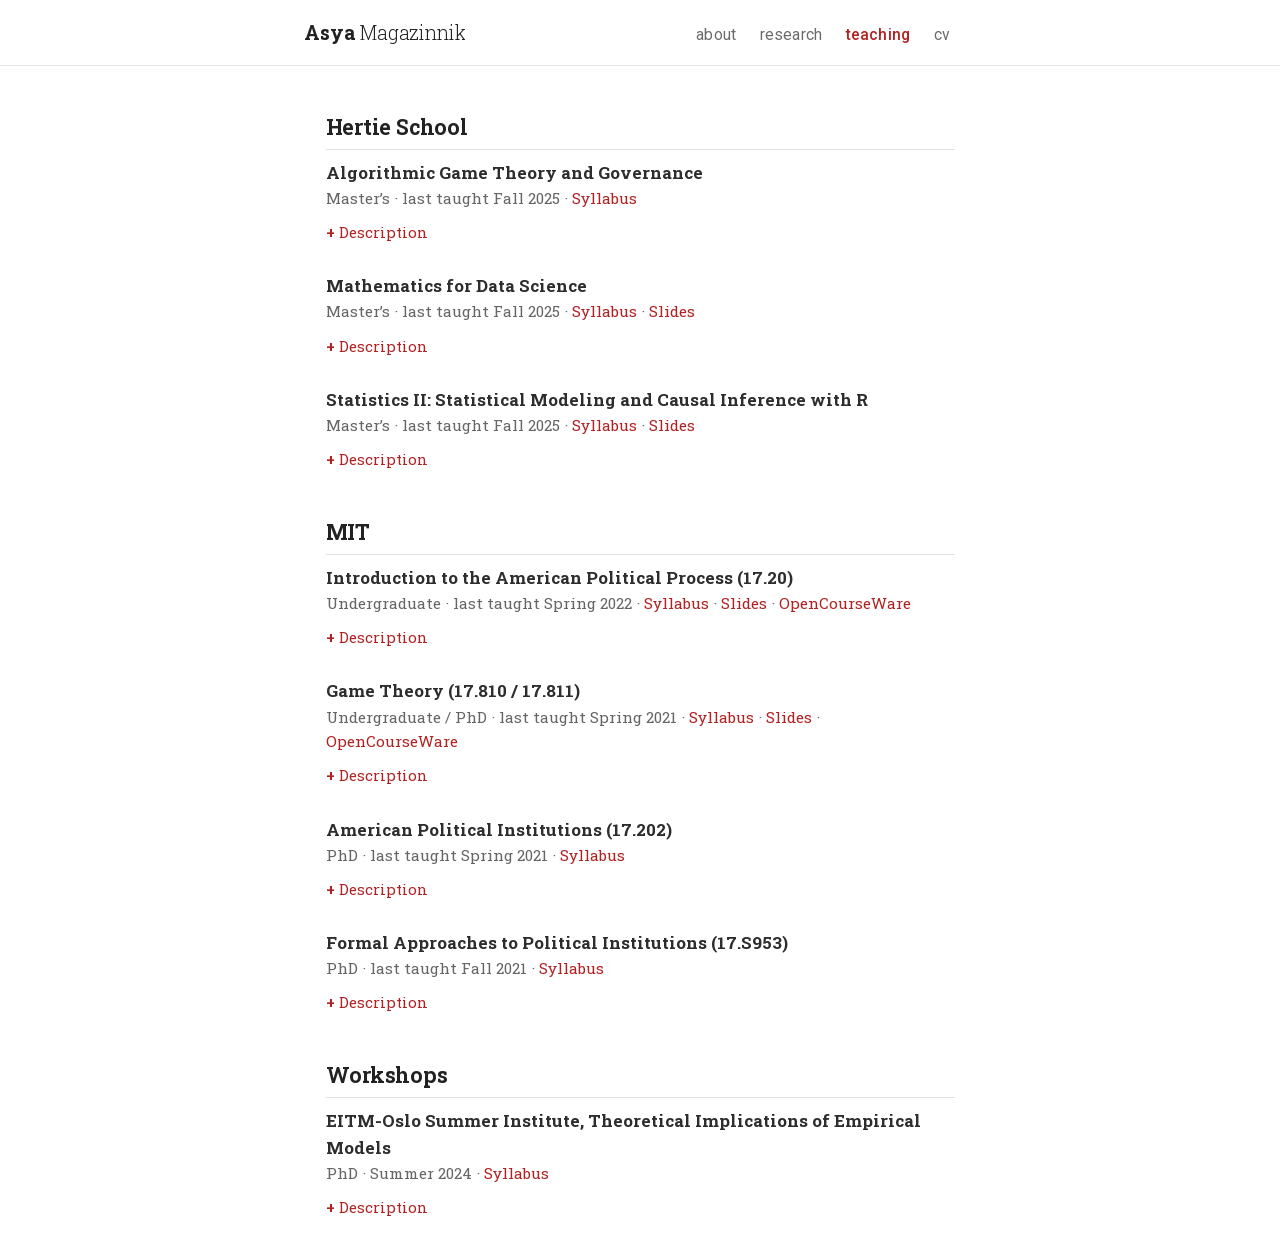
<file: teaching.html>
<!DOCTYPE html>
<html xmlns="http://www.w3.org/1999/xhtml" lang="en" xml:lang="en"><head>

<meta charset="utf-8">
<meta name="generator" content="quarto-1.9.37">

<meta name="viewport" content="width=device-width, initial-scale=1.0, user-scalable=yes">


<title>Teaching – Asya Magazinnik</title>
<style>
/* Default styles provided by pandoc.
** See https://pandoc.org/MANUAL.html#variables-for-html for config info.
*/
code{white-space: pre-wrap;}
span.smallcaps{font-variant: small-caps;}
div.columns{display: flex; gap: min(4vw, 1.5em);}
div.column{flex: auto; overflow-x: auto;}
div.hanging-indent{margin-left: 1.5em; text-indent: -1.5em;}
ul.task-list{list-style: none;}
ul.task-list li input[type="checkbox"] {
  width: 0.8em;
  margin: 0 0.8em 0.2em -1em; /* quarto-specific, see https://github.com/quarto-dev/quarto-cli/issues/4556 */ 
  vertical-align: middle;
}
</style>


<script src="site_libs/quarto-nav/quarto-nav.js"></script>
<script src="site_libs/quarto-nav/headroom.min.js"></script>
<link href="./favicon.png" rel="icon" type="image/png">
<script src="site_libs/clipboard/clipboard.min.js"></script>
<script src="site_libs/quarto-html/quarto.js" type="module"></script>
<script src="site_libs/quarto-html/tabsets/tabsets.js" type="module"></script>
<script src="site_libs/quarto-html/popper.min.js"></script>
<script src="site_libs/quarto-html/tippy.umd.min.js"></script>
<link href="site_libs/quarto-html/tippy.css" rel="stylesheet">
<link href="site_libs/quarto-html/quarto-syntax-highlighting-7f8f88aac4f3542376d5c11b86a4c14d.css" rel="stylesheet" id="quarto-text-highlighting-styles">
<script src="site_libs/bootstrap/bootstrap.min.js"></script>
<link href="site_libs/bootstrap/bootstrap-icons.css" rel="stylesheet">
<link href="site_libs/bootstrap/bootstrap-b9cc5e7ca709a406d365492f9fa9c81d.min.css" rel="stylesheet" append-hash="true" id="quarto-bootstrap" data-mode="light">
<script id="quarto-search-options" type="application/json">{
  "language": {
    "search-no-results-text": "No results",
    "search-matching-documents-text": "matching documents",
    "search-copy-link-title": "Copy link to search",
    "search-hide-matches-text": "Hide additional matches",
    "search-more-match-text": "more match in this document",
    "search-more-matches-text": "more matches in this document",
    "search-clear-button-title": "Clear",
    "search-text-placeholder": "",
    "search-detached-cancel-button-title": "Cancel",
    "search-submit-button-title": "Submit",
    "search-label": "Search"
  }
}</script>
<link rel="apple-touch-icon" sizes="180x180" href="./apple-touch-icon.png">
<link rel="icon" type="image/png" sizes="512x512" href="./icon-512.png">


</head>

<body class="nav-fixed fullcontent quarto-light">

<div id="quarto-search-results"></div>
  <header id="quarto-header" class="headroom fixed-top">
    <nav class="navbar navbar-expand-lg " data-bs-theme="dark">
      <div class="navbar-container container-fluid">
      <div class="navbar-brand-container mx-auto">
    <a class="navbar-brand" href="./index.html">
    <span class="navbar-title"><strong>Asya</strong> Magazinnik</span>
    </a>
  </div>
          <button class="navbar-toggler" type="button" data-bs-toggle="collapse" data-bs-target="#navbarCollapse" aria-controls="navbarCollapse" role="menu" aria-expanded="false" aria-label="Toggle navigation" onclick="if (window.quartoToggleHeadroom) { window.quartoToggleHeadroom(); }">
  <span class="navbar-toggler-icon"></span>
</button>
          <div class="collapse navbar-collapse" id="navbarCollapse">
            <ul class="navbar-nav navbar-nav-scroll ms-auto">
  <li class="nav-item">
    <a class="nav-link" href="./index.html"> 
<span class="menu-text">About</span></a>
  </li>  
  <li class="nav-item">
    <a class="nav-link" href="./research.html"> 
<span class="menu-text">Research</span></a>
  </li>  
  <li class="nav-item">
    <a class="nav-link active" href="./teaching.html" aria-current="page"> 
<span class="menu-text">Teaching</span></a>
  </li>  
  <li class="nav-item">
    <a class="nav-link" href="./cv.html"> 
<span class="menu-text">CV</span></a>
  </li>  
</ul>
          </div> <!-- /navcollapse -->
            <div class="quarto-navbar-tools">
</div>
      </div> <!-- /container-fluid -->
    </nav>
</header>
<!-- content -->
<div id="quarto-content" class="quarto-container page-columns page-rows-contents page-layout-article page-navbar">
<!-- sidebar -->
<!-- margin-sidebar -->
    
<!-- main -->
<main class="content" id="quarto-document-content">

<header id="title-block-header" class="quarto-title-block default">
<div class="quarto-title">
<h1 class="title">Teaching</h1>
</div>



<div class="quarto-title-meta">

    
  
    
  </div>
  


</header>


<section id="hertie-school" class="level2">
<h2 data-anchor-id="hertie-school">Hertie School</h2>
<div class="course">
  <span class="course-title">Algorithmic Game Theory and Governance</span>
  <span class="course-meta">Master’s · last taught Fall 2025 ·
    <a href="syllabi/syllabus-algorithmic-game-theory-f2025.pdf">Syllabus</a></span>
  <details class="course-desc">
    <summary>Description</summary>
    <div class="course-desc-body"><p>This course is about how the emergent field of algorithmic game theory is transforming society and governance. Advances at the nexus of computer science and game theory have been applied to learning in AI systems; to the design and governance of online platforms and cryptocurrencies; to improving the efficiency of energy markets and transportation networks; to the fair allocation of shared resources; and to matching organ donors to receivers. The course begins by teaching students the basic tools of game theory, including Nash equilibrium, backward induction, expected utility, static and dynamic games of complete and incomplete information, repeated games, mechanism design, and social choice theory. With every topic, students are introduced to algorithmic approaches as well as cutting-edge applications to society and governance.</p></div>
  </details>
</div>

<div class="course">
  <span class="course-title">Mathematics for Data Science</span>
  <span class="course-meta">Master’s · last taught Fall 2025 ·
    <a href="syllabi/syllabus-math-for-data-science-f2025.pdf">Syllabus</a> ·
    <a href="https://github.com/magazinnik/math-for-data-science">Slides</a></span>
  <details class="course-desc">
    <summary>Description</summary>
    <div class="course-desc-body"><p>This course aims to deliver a compact and tailored introduction to the core mathematical concepts of data science: probability theory, calculus, linear algebra, and statistics. We will establish and reinforce the foundation that will support your further studies in machine learning, deep learning, and causal inference, and which will inform how you conceptualize and analyze data. By the end of the course, students will (re)acquaint themselves with the basic principles of probability theory that structure the process that generates data; with the behavior of functions that describe relationships in data; with the rules of linear algebra that govern how to manipulate data; and, finally, with the tools of statistical learning that we use to extract information from our datasets.</p></div>
  </details>
</div>

<div class="course">
  <span class="course-title">Statistics II: Statistical Modeling and Causal Inference with R</span>
  <span class="course-meta">Master’s · last taught Fall 2025 ·
    <a href="syllabi/syllabus-stats-ii-f2025.pdf">Syllabus</a> ·
    <a href="https://github.com/magazinnik/stats-ii">Slides</a></span>
  <details class="course-desc">
    <summary>Description</summary>
    <div class="course-desc-body"><p>This course continues the sequence in statistical modeling. Assuming prior knowledge in simple and multiple linear regression modeling, it introduces you to a new perspective on studying causes and effects in social science. The course agenda covers various strategies to uncover causal relationships using statistical tools. We start with reflecting about causality and the ideal research design, and then we learn to use a framework to study causal effects. Then, we revisit common regression estimators of causal effects and learn about their limitations. Next, we focus on matching, instrumental variables, difference-in-differences and fixed effects estimators, regression discontinuity designs, and techniques to explore moderated relationships. All classes divide time between theory and application.</p></div>
  </details>
</div>
</section>
<section id="mit" class="level2">
<h2 data-anchor-id="mit">MIT</h2>
<div class="course">
  <span class="course-title">Introduction to the American Political Process (17.20)</span>
  <span class="course-meta">Undergraduate · last taught Spring 2022 ·
    <a href="syllabi/syllabus-intro-american.pdf">Syllabus</a> ·
    <a href="https://github.com/magazinnik/intro-american">Slides</a> ·
    <a href="https://ocw.mit.edu/courses/political-science/17-20-introduction-to-the-american-political-process-fall-2020/">OpenCourseWare</a></span>
  <details class="course-desc">
    <summary>Description</summary>
    <div class="course-desc-body"><p>This course provides an introduction to the academic study of American politics and to the discipline of political science more generally. We will cover a wide range of topics, including the foundational principles of elections, representation, and collective action; American institutional structures such as Congress and the presidency; the activities of strategic political elites; the political behavior of ordinary citizens; and a range of substantive issues relevant to the American context, including race, money in politics, polarization, immigration, and the carceral state. Along the way, we will learn the theoretical and empirical frameworks political scientists use to analyze these topics, with particular emphasis on the advantages and limitations of understanding political actors as rational and strategic decision-makers.</p></div>
  </details>
</div>

<div class="course">
  <span class="course-title">Game Theory (17.810 / 17.811)</span>
  <span class="course-meta">Undergraduate / PhD · last taught Spring 2021 ·
    <a href="syllabi/syllabus-game-theory.pdf">Syllabus</a> ·
    <a href="https://github.com/magazinnik/game-theory">Slides</a> ·
    <a href="https://ocw.mit.edu/courses/17-810-game-theory-spring-2021/">OpenCourseWare</a></span>
  <details class="course-desc">
    <summary>Description</summary>
    <div class="course-desc-body"><p>This course provides an introduction to game theoretic analysis in political science. We study the concepts and models used to analyze political behavior in strategic contexts, including normal and extensive form games, games of incomplete information, repeated games, and bargaining.</p></div>
  </details>
</div>

<div class="course">
  <span class="course-title">American Political Institutions (17.202)</span>
  <span class="course-meta">PhD · last taught Spring 2021 ·
    <a href="syllabi/syllabus-american-institutions.pdf">Syllabus</a></span>
  <details class="course-desc">
    <summary>Description</summary>
    <div class="course-desc-body"><p>This is the first in a two-course graduate sequence on American political institutions. Whereas the second course focuses on cutting-edge formal and quantitative studies of American institutions, this one emphasizes classic theoretical and descriptive works. The readings draw on a variety of theoretical frameworks, especially historical and rational-choice institutionalism, and a mix of quantitative and qualitative methodologies.</p></div>
  </details>
</div>

<div class="course">
  <span class="course-title">Formal Approaches to Political Institutions (17.S953)</span>
  <span class="course-meta">PhD · last taught Fall 2021 ·
    <a href="syllabi/syllabus-formal-approaches.pdf">Syllabus</a></span>
  <details class="course-desc">
    <summary>Description</summary>
    <div class="course-desc-body"><p>This course is an overview of concepts and methods in formal theory used to analyze domestic politics. It is organized thematically, according to strategic interactions and social problems that institutions may both solve and exacerbate, such as delegation, collective action, commitment, and preference aggregation. For each of these themes, we will learn some basic game theoretic modeling techniques; closely read a few formative papers; and apply our tools to the analysis of a wide range of specific problems in American politics, including questions about elections, political participation, polarization, representation, the internal organization of Congress and the bureaucracy, separation of powers, campaign finance, redistribution, public goods provision, and the legislative process. While this course on its own cannot provide all the tools students need to produce their own models, they should emerge from the semester empowered consumers of applied formal theory, with a good sense of the techniques that are available to advance their research interests.</p></div>
  </details>
</div>
</section>
<section id="workshops" class="level2">
<h2 data-anchor-id="workshops">Workshops</h2>
<div class="course">
  <span class="course-title"><a href="https://www.sv.uio.no/isv/english/research/news-and-events/events/others/2024/eitm-oslo-summer-institute-2024.html">EITM-Oslo Summer Institute</a>, Theoretical Implications of Empirical Models</span>
  <span class="course-meta">PhD · Summer 2024 ·
    <a href="syllabi/syllabus-eitm-oslo-2024.pdf">Syllabus</a></span>
  <details class="course-desc">
    <summary>Description</summary>
    <div class="course-desc-body"><p>In this module, we will turn the main focus of this program on its head. Just as formal models have testable empirical implications, many of the research designs commonly used in political science are premised on strategic interactions, the structure and outcomes of which are relevant for the interpretation and validity of empirical results. A nascent scholarly literature has recently begun to unpack these <em>theoretical implications of empirical models</em> (TIEM). We will learn a general framework for connecting empirical research designs to their theoretical underpinnings. Then, we will think through the connections between the TIEM approach and causal inference. Finally, we will work through several applications to research designs such as randomized control trials, instrumental variables, regression discontinuity designs, and conjoint experiments, and to research topics central to the study of representative democracy, including how governments respond to citizen protest, the role of the media, and voter rationality.</p></div>
  </details>
</div>


</section>

</main> <!-- /main -->
<script id="quarto-html-after-body" type="application/javascript">
  window.document.addEventListener("DOMContentLoaded", function (event) {
    const isCodeAnnotation = (el) => {
      for (const clz of el.classList) {
        if (clz.startsWith('code-annotation-')) {                     
          return true;
        }
      }
      return false;
    }
    const onCopySuccess = function(e) {
      // button target
      const button = e.trigger;
      // don't keep focus
      button.blur();
      // flash "checked"
      button.classList.add('code-copy-button-checked');
      var currentTitle = button.getAttribute("title");
      button.setAttribute("title", "Copied!");
      let tooltip;
      if (window.bootstrap) {
        button.setAttribute("data-bs-toggle", "tooltip");
        button.setAttribute("data-bs-placement", "left");
        button.setAttribute("data-bs-title", "Copied!");
        tooltip = new bootstrap.Tooltip(button, 
          { trigger: "manual", 
            customClass: "code-copy-button-tooltip",
            offset: [0, -8]});
        tooltip.show();    
      }
      setTimeout(function() {
        if (tooltip) {
          tooltip.hide();
          button.removeAttribute("data-bs-title");
          button.removeAttribute("data-bs-toggle");
          button.removeAttribute("data-bs-placement");
        }
        button.setAttribute("title", currentTitle);
        button.classList.remove('code-copy-button-checked');
      }, 1000);
      // clear code selection
      e.clearSelection();
    }
    const getTextToCopy = function(trigger) {
      const outerScaffold = trigger.parentElement.cloneNode(true);
      const codeEl = outerScaffold.querySelector('code');
      for (const childEl of codeEl.children) {
        if (isCodeAnnotation(childEl)) {
          childEl.remove();
        }
      }
      return codeEl.innerText;
    }
    const clipboard = new window.ClipboardJS('.code-copy-button:not([data-in-quarto-modal])', {
      text: getTextToCopy
    });
    clipboard.on('success', onCopySuccess);
    if (window.document.getElementById('quarto-embedded-source-code-modal')) {
      const clipboardModal = new window.ClipboardJS('.code-copy-button[data-in-quarto-modal]', {
        text: getTextToCopy,
        container: window.document.getElementById('quarto-embedded-source-code-modal')
      });
      clipboardModal.on('success', onCopySuccess);
    }
      var localhostRegex = new RegExp(/^(?:http|https):\/\/localhost\:?[0-9]*\//);
      var mailtoRegex = new RegExp(/^mailto:/);
        var filterRegex = new RegExp("https:\/\/asyamagazinnik\.com");
      var isInternal = (href) => {
          return filterRegex.test(href) || localhostRegex.test(href) || mailtoRegex.test(href);
      }
      // Inspect non-navigation links and adorn them if external
     var links = window.document.querySelectorAll('a[href]:not(.nav-link):not(.navbar-brand):not(.toc-action):not(.sidebar-link):not(.sidebar-item-toggle):not(.pagination-link):not(.no-external):not([aria-hidden]):not(.dropdown-item):not(.quarto-navigation-tool):not(.about-link)');
      for (var i=0; i<links.length; i++) {
        const link = links[i];
        if (!isInternal(link.href)) {
          // undo the damage that might have been done by quarto-nav.js in the case of
          // links that we want to consider external
          if (link.dataset.originalHref !== undefined) {
            link.href = link.dataset.originalHref;
          }
            // target, if specified
            link.setAttribute("target", "_blank");
            if (link.getAttribute("rel") === null) {
              link.setAttribute("rel", "noopener");
            }
        }
      }
    function tippyHover(el, contentFn, onTriggerFn, onUntriggerFn) {
      const config = {
        allowHTML: true,
        maxWidth: 500,
        delay: 100,
        arrow: false,
        appendTo: function(el) {
            return el.parentElement;
        },
        interactive: true,
        interactiveBorder: 10,
        theme: 'quarto',
        placement: 'bottom-start',
      };
      if (contentFn) {
        config.content = contentFn;
      }
      if (onTriggerFn) {
        config.onTrigger = onTriggerFn;
      }
      if (onUntriggerFn) {
        config.onUntrigger = onUntriggerFn;
      }
      window.tippy(el, config); 
    }
    const noterefs = window.document.querySelectorAll('a[role="doc-noteref"]');
    for (var i=0; i<noterefs.length; i++) {
      const ref = noterefs[i];
      tippyHover(ref, function() {
        // use id or data attribute instead here
        let href = ref.getAttribute('data-footnote-href') || ref.getAttribute('href');
        try { href = new URL(href).hash; } catch {}
        const id = href.replace(/^#\/?/, "");
        const note = window.document.getElementById(id);
        if (note) {
          return note.innerHTML;
        } else {
          return "";
        }
      });
    }
    const xrefs = window.document.querySelectorAll('a.quarto-xref');
    const processXRef = (id, note) => {
      // Strip column container classes
      const stripColumnClz = (el) => {
        el.classList.remove("page-full", "page-columns");
        if (el.children) {
          for (const child of el.children) {
            stripColumnClz(child);
          }
        }
      }
      stripColumnClz(note)
      if (id === null || id.startsWith('sec-')) {
        // Special case sections, only their first couple elements
        const container = document.createElement("div");
        if (note.children && note.children.length > 2) {
          container.appendChild(note.children[0].cloneNode(true));
          for (let i = 1; i < note.children.length; i++) {
            const child = note.children[i];
            if (child.tagName === "P" && child.innerText === "") {
              continue;
            } else {
              container.appendChild(child.cloneNode(true));
              break;
            }
          }
          if (window.Quarto?.typesetMath) {
            window.Quarto.typesetMath(container);
          }
          return container.innerHTML
        } else {
          if (window.Quarto?.typesetMath) {
            window.Quarto.typesetMath(note);
          }
          return note.innerHTML;
        }
      } else {
        // Remove any anchor links if they are present
        const anchorLink = note.querySelector('a.anchorjs-link');
        if (anchorLink) {
          anchorLink.remove();
        }
        if (window.Quarto?.typesetMath) {
          window.Quarto.typesetMath(note);
        }
        if (note.classList.contains("callout")) {
          return note.outerHTML;
        } else {
          return note.innerHTML;
        }
      }
    }
    for (var i=0; i<xrefs.length; i++) {
      const xref = xrefs[i];
      tippyHover(xref, undefined, function(instance) {
        instance.disable();
        let url = xref.getAttribute('href');
        let hash = undefined; 
        if (url.startsWith('#')) {
          hash = url;
        } else {
          try { hash = new URL(url).hash; } catch {}
        }
        if (hash) {
          const id = hash.replace(/^#\/?/, "");
          const note = window.document.getElementById(id);
          if (note !== null) {
            try {
              const html = processXRef(id, note.cloneNode(true));
              instance.setContent(html);
            } finally {
              instance.enable();
              instance.show();
            }
          } else {
            // See if we can fetch this
            fetch(url.split('#')[0])
            .then(res => res.text())
            .then(html => {
              const parser = new DOMParser();
              const htmlDoc = parser.parseFromString(html, "text/html");
              const note = htmlDoc.getElementById(id);
              if (note !== null) {
                const html = processXRef(id, note);
                instance.setContent(html);
              } 
            }).finally(() => {
              instance.enable();
              instance.show();
            });
          }
        } else {
          // See if we can fetch a full url (with no hash to target)
          // This is a special case and we should probably do some content thinning / targeting
          fetch(url)
          .then(res => res.text())
          .then(html => {
            const parser = new DOMParser();
            const htmlDoc = parser.parseFromString(html, "text/html");
            const note = htmlDoc.querySelector('main.content');
            if (note !== null) {
              // This should only happen for chapter cross references
              // (since there is no id in the URL)
              // remove the first header
              if (note.children.length > 0 && note.children[0].tagName === "HEADER") {
                note.children[0].remove();
              }
              const html = processXRef(null, note);
              instance.setContent(html);
            } 
          }).finally(() => {
            instance.enable();
            instance.show();
          });
        }
      }, function(instance) {
      });
    }
        let selectedAnnoteEl;
        const selectorForAnnotation = ( cell, annotation) => {
          let cellAttr = 'data-code-cell="' + cell + '"';
          let lineAttr = 'data-code-annotation="' +  annotation + '"';
          const selector = 'span[' + cellAttr + '][' + lineAttr + ']';
          return selector;
        }
        const selectCodeLines = (annoteEl) => {
          const doc = window.document;
          const targetCell = annoteEl.getAttribute("data-target-cell");
          const targetAnnotation = annoteEl.getAttribute("data-target-annotation");
          const annoteSpan = window.document.querySelector(selectorForAnnotation(targetCell, targetAnnotation));
          const lines = annoteSpan.getAttribute("data-code-lines").split(",");
          const lineIds = lines.map((line) => {
            return targetCell + "-" + line;
          })
          let top = null;
          let height = null;
          let parent = null;
          if (lineIds.length > 0) {
              //compute the position of the single el (top and bottom and make a div)
              const el = window.document.getElementById(lineIds[0]);
              top = el.offsetTop;
              height = el.offsetHeight;
              parent = el.parentElement.parentElement;
            if (lineIds.length > 1) {
              const lastEl = window.document.getElementById(lineIds[lineIds.length - 1]);
              const bottom = lastEl.offsetTop + lastEl.offsetHeight;
              height = bottom - top;
            }
            if (top !== null && height !== null && parent !== null) {
              // cook up a div (if necessary) and position it 
              let div = window.document.getElementById("code-annotation-line-highlight");
              if (div === null) {
                div = window.document.createElement("div");
                div.setAttribute("id", "code-annotation-line-highlight");
                div.style.position = 'absolute';
                parent.appendChild(div);
              }
              div.style.top = top - 2 + "px";
              div.style.height = height + 4 + "px";
              div.style.left = 0;
              let gutterDiv = window.document.getElementById("code-annotation-line-highlight-gutter");
              if (gutterDiv === null) {
                gutterDiv = window.document.createElement("div");
                gutterDiv.setAttribute("id", "code-annotation-line-highlight-gutter");
                gutterDiv.style.position = 'absolute';
                const codeCell = window.document.getElementById(targetCell);
                const gutter = codeCell.querySelector('.code-annotation-gutter');
                gutter.appendChild(gutterDiv);
              }
              gutterDiv.style.top = top - 2 + "px";
              gutterDiv.style.height = height + 4 + "px";
            }
            selectedAnnoteEl = annoteEl;
          }
        };
        const unselectCodeLines = () => {
          const elementsIds = ["code-annotation-line-highlight", "code-annotation-line-highlight-gutter"];
          elementsIds.forEach((elId) => {
            const div = window.document.getElementById(elId);
            if (div) {
              div.remove();
            }
          });
          selectedAnnoteEl = undefined;
        };
          // Handle positioning of the toggle
      window.addEventListener(
        "resize",
        throttle(() => {
          elRect = undefined;
          if (selectedAnnoteEl) {
            selectCodeLines(selectedAnnoteEl);
          }
        }, 10)
      );
      function throttle(fn, ms) {
      let throttle = false;
      let timer;
        return (...args) => {
          if(!throttle) { // first call gets through
              fn.apply(this, args);
              throttle = true;
          } else { // all the others get throttled
              if(timer) clearTimeout(timer); // cancel #2
              timer = setTimeout(() => {
                fn.apply(this, args);
                timer = throttle = false;
              }, ms);
          }
        };
      }
        // Attach click handler to the DT
        const annoteDls = window.document.querySelectorAll('dt[data-target-cell]');
        for (const annoteDlNode of annoteDls) {
          annoteDlNode.addEventListener('click', (event) => {
            const clickedEl = event.target;
            if (clickedEl !== selectedAnnoteEl) {
              unselectCodeLines();
              const activeEl = window.document.querySelector('dt[data-target-cell].code-annotation-active');
              if (activeEl) {
                activeEl.classList.remove('code-annotation-active');
              }
              selectCodeLines(clickedEl);
              clickedEl.classList.add('code-annotation-active');
            } else {
              // Unselect the line
              unselectCodeLines();
              clickedEl.classList.remove('code-annotation-active');
            }
          });
        }
    const findCites = (el) => {
      const parentEl = el.parentElement;
      if (parentEl) {
        const cites = parentEl.dataset.cites;
        if (cites) {
          return {
            el,
            cites: cites.split(' ')
          };
        } else {
          return findCites(el.parentElement)
        }
      } else {
        return undefined;
      }
    };
    var bibliorefs = window.document.querySelectorAll('a[role="doc-biblioref"]');
    for (var i=0; i<bibliorefs.length; i++) {
      const ref = bibliorefs[i];
      const citeInfo = findCites(ref);
      if (citeInfo) {
        tippyHover(citeInfo.el, function() {
          var popup = window.document.createElement('div');
          citeInfo.cites.forEach(function(cite) {
            var citeDiv = window.document.createElement('div');
            citeDiv.classList.add('hanging-indent');
            citeDiv.classList.add('csl-entry');
            var biblioDiv = window.document.getElementById('ref-' + cite);
            if (biblioDiv) {
              citeDiv.innerHTML = biblioDiv.innerHTML;
            }
            popup.appendChild(citeDiv);
          });
          return popup.innerHTML;
        });
      }
    }
  });
  </script>
</div> <!-- /content -->




</body></html>
</file>
<file: site_libs/quarto-html/tippy.css>
.tippy-box[data-animation=fade][data-state=hidden]{opacity:0}[data-tippy-root]{max-width:calc(100vw - 10px)}.tippy-box{position:relative;background-color:#333;color:#fff;border-radius:4px;font-size:14px;line-height:1.4;white-space:normal;outline:0;transition-property:transform,visibility,opacity}.tippy-box[data-placement^=top]>.tippy-arrow{bottom:0}.tippy-box[data-placement^=top]>.tippy-arrow:before{bottom:-7px;left:0;border-width:8px 8px 0;border-top-color:initial;transform-origin:center top}.tippy-box[data-placement^=bottom]>.tippy-arrow{top:0}.tippy-box[data-placement^=bottom]>.tippy-arrow:before{top:-7px;left:0;border-width:0 8px 8px;border-bottom-color:initial;transform-origin:center bottom}.tippy-box[data-placement^=left]>.tippy-arrow{right:0}.tippy-box[data-placement^=left]>.tippy-arrow:before{border-width:8px 0 8px 8px;border-left-color:initial;right:-7px;transform-origin:center left}.tippy-box[data-placement^=right]>.tippy-arrow{left:0}.tippy-box[data-placement^=right]>.tippy-arrow:before{left:-7px;border-width:8px 8px 8px 0;border-right-color:initial;transform-origin:center right}.tippy-box[data-inertia][data-state=visible]{transition-timing-function:cubic-bezier(.54,1.5,.38,1.11)}.tippy-arrow{width:16px;height:16px;color:#333}.tippy-arrow:before{content:"";position:absolute;border-color:transparent;border-style:solid}.tippy-content{position:relative;padding:5px 9px;z-index:1}
</file>
<file: site_libs/quarto-html/quarto-syntax-highlighting-7f8f88aac4f3542376d5c11b86a4c14d.css>
/* quarto syntax highlight colors */
:root {
  --quarto-hl-ot-color: #003B4F;
  --quarto-hl-at-color: #657422;
  --quarto-hl-ss-color: #20794D;
  --quarto-hl-an-color: #5E5E5E;
  --quarto-hl-fu-color: #4758AB;
  --quarto-hl-st-color: #20794D;
  --quarto-hl-cf-color: #003B4F;
  --quarto-hl-op-color: #5E5E5E;
  --quarto-hl-er-color: #AD0000;
  --quarto-hl-bn-color: #AD0000;
  --quarto-hl-al-color: #AD0000;
  --quarto-hl-va-color: #111111;
  --quarto-hl-bu-color: inherit;
  --quarto-hl-ex-color: inherit;
  --quarto-hl-pp-color: #AD0000;
  --quarto-hl-in-color: #5E5E5E;
  --quarto-hl-vs-color: #20794D;
  --quarto-hl-wa-color: #5E5E5E;
  --quarto-hl-do-color: #5E5E5E;
  --quarto-hl-im-color: #00769E;
  --quarto-hl-ch-color: #20794D;
  --quarto-hl-dt-color: #AD0000;
  --quarto-hl-fl-color: #AD0000;
  --quarto-hl-co-color: #5E5E5E;
  --quarto-hl-cv-color: #5E5E5E;
  --quarto-hl-cn-color: #8f5902;
  --quarto-hl-sc-color: #5E5E5E;
  --quarto-hl-dv-color: #AD0000;
  --quarto-hl-kw-color: #003B4F;
}

/* other quarto variables */
:root {
  --quarto-font-monospace: SFMono-Regular, Menlo, Monaco, Consolas, "Liberation Mono", "Courier New", monospace;
}

/* syntax highlight based on Pandoc's rules */
pre > code.sourceCode > span {
  color: #003B4F;
}

code.sourceCode > span {
  color: #003B4F;
}

div.sourceCode,
div.sourceCode pre.sourceCode {
  color: #003B4F;
}

/* Normal */
code span {
  color: #003B4F;
}

/* Alert */
code span.al {
  color: #AD0000;
  font-style: inherit;
}

/* Annotation */
code span.an {
  color: #5E5E5E;
  font-style: inherit;
}

/* Attribute */
code span.at {
  color: #657422;
  font-style: inherit;
}

/* BaseN */
code span.bn {
  color: #AD0000;
  font-style: inherit;
}

/* BuiltIn */
code span.bu {
  font-style: inherit;
}

/* ControlFlow */
code span.cf {
  color: #003B4F;
  font-weight: bold;
  font-style: inherit;
}

/* Char */
code span.ch {
  color: #20794D;
  font-style: inherit;
}

/* Constant */
code span.cn {
  color: #8f5902;
  font-style: inherit;
}

/* Comment */
code span.co {
  color: #5E5E5E;
  font-style: inherit;
}

/* CommentVar */
code span.cv {
  color: #5E5E5E;
  font-style: italic;
}

/* Documentation */
code span.do {
  color: #5E5E5E;
  font-style: italic;
}

/* DataType */
code span.dt {
  color: #AD0000;
  font-style: inherit;
}

/* DecVal */
code span.dv {
  color: #AD0000;
  font-style: inherit;
}

/* Error */
code span.er {
  color: #AD0000;
  font-style: inherit;
}

/* Extension */
code span.ex {
  font-style: inherit;
}

/* Float */
code span.fl {
  color: #AD0000;
  font-style: inherit;
}

/* Function */
code span.fu {
  color: #4758AB;
  font-style: inherit;
}

/* Import */
code span.im {
  color: #00769E;
  font-style: inherit;
}

/* Information */
code span.in {
  color: #5E5E5E;
  font-style: inherit;
}

/* Keyword */
code span.kw {
  color: #003B4F;
  font-weight: bold;
  font-style: inherit;
}

/* Operator */
code span.op {
  color: #5E5E5E;
  font-style: inherit;
}

/* Other */
code span.ot {
  color: #003B4F;
  font-style: inherit;
}

/* Preprocessor */
code span.pp {
  color: #AD0000;
  font-style: inherit;
}

/* SpecialChar */
code span.sc {
  color: #5E5E5E;
  font-style: inherit;
}

/* SpecialString */
code span.ss {
  color: #20794D;
  font-style: inherit;
}

/* String */
code span.st {
  color: #20794D;
  font-style: inherit;
}

/* Variable */
code span.va {
  color: #111111;
  font-style: inherit;
}

/* VerbatimString */
code span.vs {
  color: #20794D;
  font-style: inherit;
}

/* Warning */
code span.wa {
  color: #5E5E5E;
  font-style: italic;
}

.prevent-inlining {
  content: "</";
}

/*# sourceMappingURL=789ad8cd35626ba772517505b42a116e.css.map */
</file>
